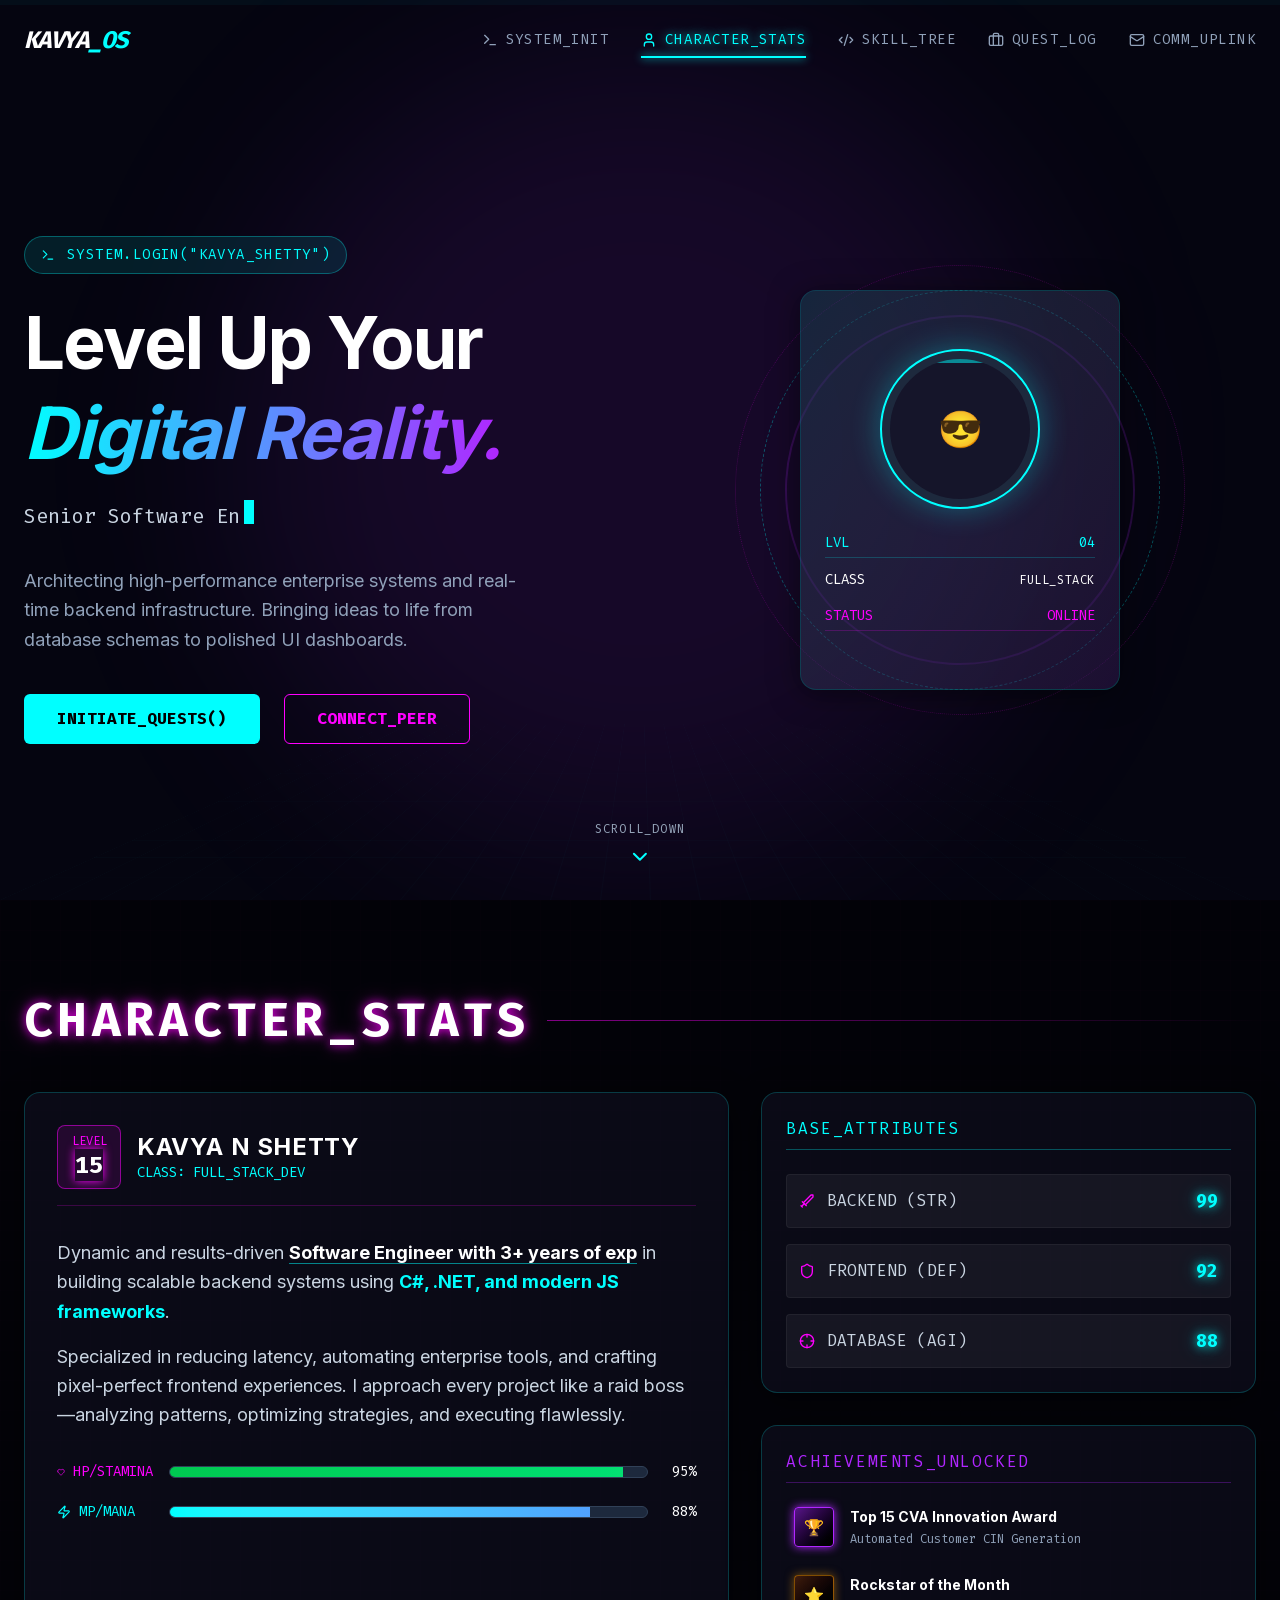
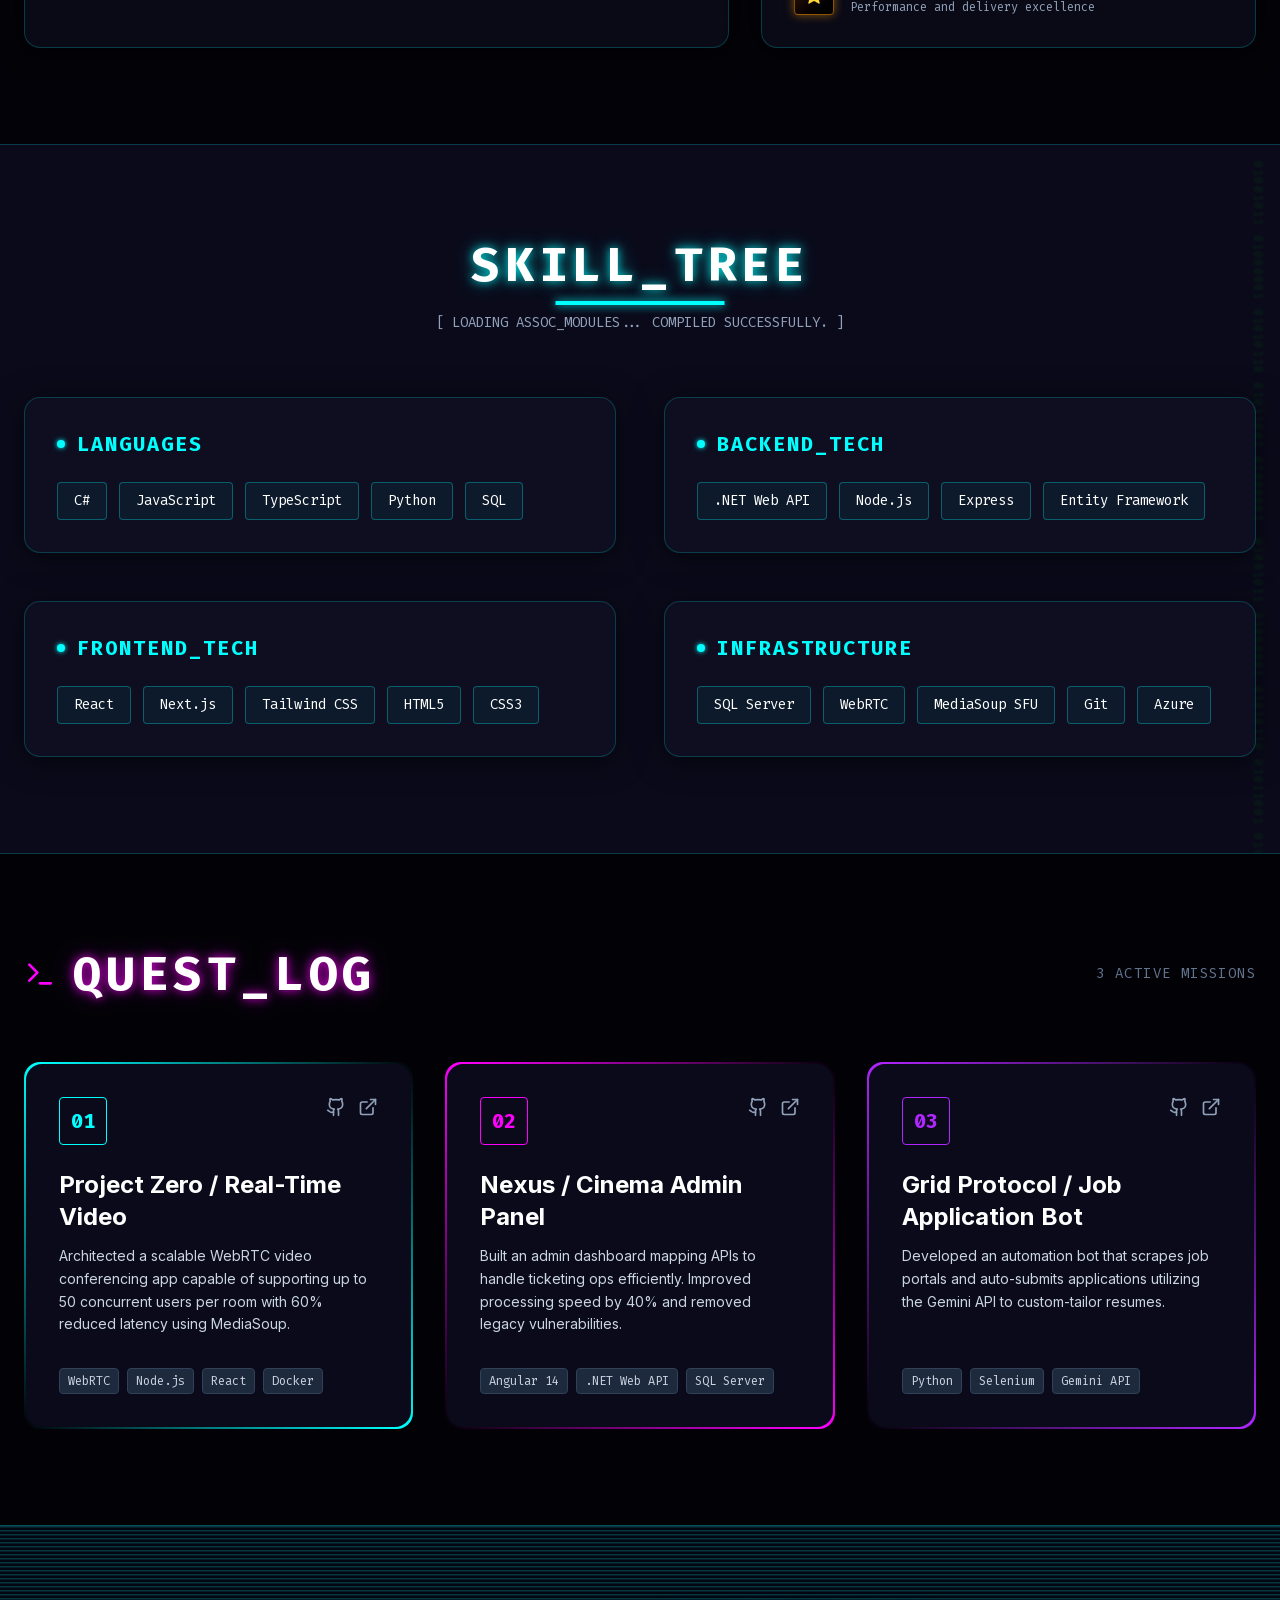
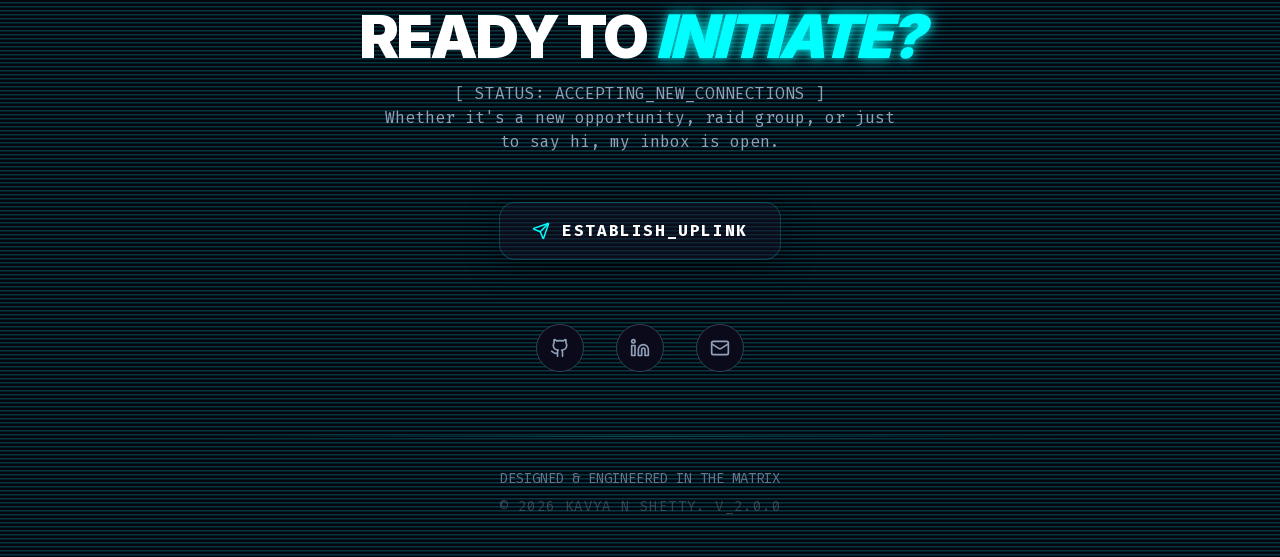
<file: index.html>
<!DOCTYPE html><!--udLpP77IWsJirq01rFAji--><html lang="en" class="inter_fe8b9d92-module__LINzvG__variable fira_code_4f3a3d09-module__rdzeWG__variable"><head><meta charSet="utf-8"/><meta name="viewport" content="width=device-width, initial-scale=1"/><link rel="preload" href="/_next/static/media/83afe278b6a6bb3c-s.p.3a6ba036.woff2" as="font" crossorigin="" type="font/woff2"/><link rel="preload" href="/_next/static/media/b8b552e8609c5636-s.p.25aba60b.woff2" as="font" crossorigin="" type="font/woff2"/><link rel="stylesheet" href="/_next/static/chunks/b8a2751951b9e1d9.css" data-precedence="next"/><link rel="preload" as="script" fetchPriority="low" href="/_next/static/chunks/4b9eae0c8dc7e975.js"/><script src="/_next/static/chunks/f2f58a7e93290fbb.js" async=""></script><script src="/_next/static/chunks/6eb1bac6b57023f6.js" async=""></script><script src="/_next/static/chunks/turbopack-da1d1c3932c9a2c7.js" async=""></script><script src="/_next/static/chunks/2f236954d6a65e12.js" async=""></script><script src="/_next/static/chunks/3418a598ca7d64fb.js" async=""></script><meta name="next-size-adjust" content=""/><title>Kavya N Shetty | Anime Dashboard</title><meta name="description" content="A cyberpunk, anime-inspired developer portfolio dashboard."/><link rel="icon" href="/favicon.ico?favicon.0b3bf435.ico" sizes="256x256" type="image/x-icon"/><script src="/_next/static/chunks/a6dad97d9634a72d.js" noModule=""></script></head><body class="antialiased"><div hidden=""><!--$--><!--/$--></div><div class="scanline"></div><main class="min-h-screen bg-[var(--color-cyber-black)]"><nav class="fixed top-0 w-full z-50 transition-all duration-300 border-b border-transparent "><div class="max-w-7xl mx-auto px-6 h-20 flex items-center justify-between"><div class="relative group cursor-pointer" style="opacity:0;transform:translateX(-20px)"><a href="#hero" class="font-mono text-2xl font-bold italic tracking-tighter text-white">KAVYA<span class="text-[var(--color-neon-cyan)]">_OS</span></a><div class="absolute top-0 left-0 w-full h-full opacity-0 group-hover:opacity-100 group-hover:animate-pulse text-[var(--color-neon-pink)] -translate-x-1 translate-y-0.5 pointer-events-none transition-opacity">KAVYA_OS</div><div class="absolute top-0 left-0 w-full h-full opacity-0 group-hover:opacity-100 group-hover:animate-pulse text-[var(--color-neon-cyan)] translate-x-1 -translate-y-0.5 pointer-events-none transition-opacity">KAVYA_OS</div></div><div class="hidden md:flex items-center gap-8"><a href="#hero" class="relative font-mono text-sm tracking-widest flex items-center gap-2 transition-colors text-[var(--color-neon-cyan)] text-glow-cyan" style="opacity:0;transform:translateY(-10px)"><svg xmlns="http://www.w3.org/2000/svg" width="16" height="16" viewBox="0 0 24 24" fill="none" stroke="currentColor" stroke-width="2" stroke-linecap="round" stroke-linejoin="round" class="lucide lucide-terminal animate-pulse" aria-hidden="true"><path d="M12 19h8"></path><path d="m4 17 6-6-6-6"></path></svg>SYSTEM_INIT<div class="absolute -bottom-2 left-0 w-full h-0.5 bg-[var(--color-neon-cyan)] shadow-[0_0_8px_var(--color-neon-cyan)]"></div></a><a href="#about" class="relative font-mono text-sm tracking-widest flex items-center gap-2 transition-colors text-slate-400 hover:text-white" style="opacity:0;transform:translateY(-10px)"><svg xmlns="http://www.w3.org/2000/svg" width="16" height="16" viewBox="0 0 24 24" fill="none" stroke="currentColor" stroke-width="2" stroke-linecap="round" stroke-linejoin="round" class="lucide lucide-user" aria-hidden="true"><path d="M19 21v-2a4 4 0 0 0-4-4H9a4 4 0 0 0-4 4v2"></path><circle cx="12" cy="7" r="4"></circle></svg>CHARACTER_STATS</a><a href="#skills" class="relative font-mono text-sm tracking-widest flex items-center gap-2 transition-colors text-slate-400 hover:text-white" style="opacity:0;transform:translateY(-10px)"><svg xmlns="http://www.w3.org/2000/svg" width="16" height="16" viewBox="0 0 24 24" fill="none" stroke="currentColor" stroke-width="2" stroke-linecap="round" stroke-linejoin="round" class="lucide lucide-code-xml" aria-hidden="true"><path d="m18 16 4-4-4-4"></path><path d="m6 8-4 4 4 4"></path><path d="m14.5 4-5 16"></path></svg>SKILL_TREE</a><a href="#projects" class="relative font-mono text-sm tracking-widest flex items-center gap-2 transition-colors text-slate-400 hover:text-white" style="opacity:0;transform:translateY(-10px)"><svg xmlns="http://www.w3.org/2000/svg" width="16" height="16" viewBox="0 0 24 24" fill="none" stroke="currentColor" stroke-width="2" stroke-linecap="round" stroke-linejoin="round" class="lucide lucide-briefcase" aria-hidden="true"><path d="M16 20V4a2 2 0 0 0-2-2h-4a2 2 0 0 0-2 2v16"></path><rect width="20" height="14" x="2" y="6" rx="2"></rect></svg>QUEST_LOG</a><a href="#contact" class="relative font-mono text-sm tracking-widest flex items-center gap-2 transition-colors text-slate-400 hover:text-white" style="opacity:0;transform:translateY(-10px)"><svg xmlns="http://www.w3.org/2000/svg" width="16" height="16" viewBox="0 0 24 24" fill="none" stroke="currentColor" stroke-width="2" stroke-linecap="round" stroke-linejoin="round" class="lucide lucide-mail" aria-hidden="true"><path d="m22 7-8.991 5.727a2 2 0 0 1-2.009 0L2 7"></path><rect x="2" y="4" width="20" height="16" rx="2"></rect></svg>COMM_UPLINK</a></div><button class="md:hidden text-[var(--color-neon-cyan)] hover:text-[var(--color-neon-pink)] transition-colors"><svg xmlns="http://www.w3.org/2000/svg" width="28" height="28" viewBox="0 0 24 24" fill="none" stroke="currentColor" stroke-width="2" stroke-linecap="round" stroke-linejoin="round" class="lucide lucide-menu" aria-hidden="true"><path d="M4 5h16"></path><path d="M4 12h16"></path><path d="M4 19h16"></path></svg></button></div></nav><section id="hero" class="relative min-h-screen flex items-center pt-20 overflow-hidden"><div class="absolute inset-0 z-0"><div class="absolute inset-0 bg-[linear-gradient(rgba(0,255,255,0.03)_1px,transparent_1px),linear-gradient(90deg,rgba(0,255,255,0.03)_1px,transparent_1px)] bg-[size:50px_50px] [transform:perspective(500px)_rotateX(60deg)] origin-bottom opacity-50"></div><div class="absolute top-1/2 left-1/2 -translate-x-1/2 -translate-y-1/2 w-[800px] h-[800px] rounded-full bg-[var(--color-neon-purple)]/10 blur-[100px]"></div></div><div class="max-w-7xl mx-auto px-6 w-full z-10 grid md:grid-cols-2 gap-12 items-center"><div class="flex flex-col gap-6" style="opacity:0;transform:translateX(-50px)"><div class="flex items-center gap-3 text-[var(--color-neon-cyan)] font-mono text-sm tracking-widest bg-[var(--color-neon-cyan)]/10 border border-[var(--color-neon-cyan)]/30 py-2 px-4 rounded-full w-fit"><svg xmlns="http://www.w3.org/2000/svg" width="14" height="14" viewBox="0 0 24 24" fill="none" stroke="currentColor" stroke-width="2" stroke-linecap="round" stroke-linejoin="round" class="lucide lucide-terminal animate-pulse" aria-hidden="true"><path d="M12 19h8"></path><path d="m4 17 6-6-6-6"></path></svg><span>SYSTEM.LOGIN(&quot;KAVYA_SHETTY&quot;)</span></div><h1 class="text-5xl md:text-7xl font-bold font-sans tracking-tight text-white leading-tight">Level Up Your <br/><span class="neon-text-gradient bg-clip-text text-transparent italic">Digital Reality.</span></h1><div class="h-8 font-mono text-lg md:text-xl text-slate-300"><span class="inline-block relative"><span class="animate-pulse bg-[var(--color-neon-cyan)] inline-block w-2.5 h-6 ml-1 absolute top-0 -mt-0.5"></span></span></div><p class="text-slate-400 max-w-lg leading-relaxed text-lg mt-2">Architecting high-performance enterprise systems and real-time backend infrastructure. Bringing ideas to life from database schemas to polished UI dashboards.</p><div class="flex flex-wrap gap-6 mt-4"><a href="#projects" class="bg-[var(--color-neon-cyan)] text-black font-mono font-bold py-3 px-8 rounded-md border border-transparent hover:shadow-[0_0_20px_var(--color-neon-cyan)] transition-shadow duration-300" tabindex="0">INITIATE_QUESTS()</a><a href="#contact" class="bg-transparent text-[var(--color-neon-pink)] font-mono font-bold py-3 px-8 rounded-md border border-[var(--color-neon-pink)] hover:bg-[var(--color-neon-pink)]/10 hover:shadow-[0_0_20px_rgba(255,0,255,0.4)] transition-all duration-300" tabindex="0">CONNECT_PEER</a></div></div><div class="relative h-[500px] hidden md:flex justify-center items-center" style="opacity:0;transform:scale(0.9)"><div class="absolute w-[400px] h-[400px] border border-[var(--color-neon-cyan)]/30 rounded-full border-dashed"></div><div class="absolute w-[350px] h-[350px] border-2 border-[var(--color-neon-purple)]/20 rounded-full"></div><div class="absolute w-[450px] h-[450px] border border-[var(--color-neon-pink)]/20 rounded-full border-dotted"></div><div class="glass-card w-[320px] h-[400px] flex flex-col items-center justify-center p-6 relative group overflow-hidden"><div class="absolute inset-0 bg-gradient-to-br from-[var(--color-neon-cyan)]/10 to-[var(--color-neon-purple)]/10 z-0"></div><div class="w-40 h-40 rounded-full bg-slate-800 border-2 border-[var(--color-neon-cyan)] p-2 mb-6 z-10 shadow-[0_0_30px_rgba(0,255,255,0.3)] group-hover:shadow-[0_0_50px_rgba(0,255,255,0.6)] transition-all duration-500"><div class="w-full h-full rounded-full bg-[var(--color-cyber-light)] flex items-center justify-center overflow-hidden relative"><span class="text-4xl">😎</span><div class="absolute top-0 w-full h-1 bg-[var(--color-neon-cyan)]/50 animate-[scanline_3s_linear_infinite]"></div></div></div><div class="w-full space-y-3 z-10 font-mono text-sm"><div class="flex justify-between items-center text-[var(--color-neon-cyan)] border-b border-[var(--color-neon-cyan)]/20 pb-1"><span>LVL</span><span>04</span></div><div class="flex justify-between items-center text-white pb-1"><span>CLASS</span><span class="text-xs tracking-wider">FULL_STACK</span></div><div class="flex justify-between items-center text-[var(--color-neon-pink)] border-b border-[var(--color-neon-pink)]/20 pb-1"><span>STATUS</span><span class="animate-pulse">ONLINE</span></div></div></div></div></div><a href="#about" class="absolute bottom-10 left-1/2 -translate-x-1/2 text-[var(--color-neon-cyan)] flex flex-col items-center gap-2 hover:text-white transition-colors"><span class="font-mono text-xs tracking-widest text-[#94a3b8]">SCROLL_DOWN</span><svg xmlns="http://www.w3.org/2000/svg" width="24" height="24" viewBox="0 0 24 24" fill="none" stroke="currentColor" stroke-width="2" stroke-linecap="round" stroke-linejoin="round" class="lucide lucide-chevron-down" aria-hidden="true"><path d="m6 9 6 6 6-6"></path></svg></a></section><div class="relative"><section id="about" class="py-24 relative overflow-hidden bg-black/50"><div class="absolute inset-0 bg-[linear-gradient(rgba(255,0,255,0.03)_1px,transparent_1px),linear-gradient(90deg,rgba(255,0,255,0.03)_1px,transparent_1px)] bg-[size:30px_30px] opacity-30 pointer-events-none"></div><div class="max-w-7xl mx-auto px-6 relative z-10"><div class="flex items-center gap-4 mb-12"><h2 class="text-3xl md:text-5xl font-mono font-bold text-white tracking-widest uppercase text-glow-pink">CHARACTER_STATS</h2><div class="flex-1 h-px bg-gradient-to-r from-[var(--color-neon-pink)] to-transparent opacity-50"></div></div><div class="grid md:grid-cols-12 gap-8"><div class="md:col-span-7 glass-card border border-[var(--color-neon-pink)]/30 p-8 hover:shadow-[0_0_30px_rgba(255,0,255,0.15)] transition-shadow duration-500 bg-black/60" style="opacity:0;transform:translateY(30px)"><div class="flex items-center gap-4 mb-8 pb-4 border-b border-[var(--color-neon-pink)]/20"><div class="w-16 h-16 rounded-lg bg-[var(--color-neon-pink)]/10 border border-[var(--color-neon-pink)]/50 flex flex-col justify-center items-center font-mono"><span class="text-xs text-[var(--color-neon-pink)]">LEVEL</span><span class="text-2xl font-bold text-white shadow-[0_0_10px_var(--color-neon-pink)]">15</span></div><div><h3 class="text-2xl font-bold text-white tracking-wide">KAVYA N SHETTY</h3><p class="font-mono text-[var(--color-neon-cyan)] text-sm">CLASS: FULL_STACK_DEV</p></div></div><div class="space-y-4 text-slate-300 font-sans text-lg leading-relaxed mb-8"><p>Dynamic and results-driven <strong class="text-white border-b border-[var(--color-neon-cyan)]/50">Software Engineer with 3+ years of exp</strong> in building scalable backend systems using <strong class="text-[var(--color-neon-cyan)]">C#, .NET, and modern JS frameworks</strong>.</p><p>Specialized in reducing latency, automating enterprise tools, and crafting pixel-perfect frontend experiences. I approach every project like a raid boss—analyzing patterns, optimizing strategies, and executing flawlessly.</p></div><div class="space-y-5 font-mono text-sm"><div class="flex items-center gap-4"><span class="w-24 text-[var(--color-neon-pink)] flex items-center gap-2"><svg xmlns="http://www.w3.org/2000/svg" width="14" height="14" viewBox="0 0 24 24" fill="none" stroke="currentColor" stroke-width="2" stroke-linecap="round" stroke-linejoin="round" class="lucide lucide-heart" aria-hidden="true"><path d="M2 9.5a5.5 5.5 0 0 1 9.591-3.676.56.56 0 0 0 .818 0A5.49 5.49 0 0 1 22 9.5c0 2.29-1.5 4-3 5.5l-5.492 5.313a2 2 0 0 1-3 .019L5 15c-1.5-1.5-3-3.2-3-5.5"></path></svg> HP/STAMINA</span><div class="flex-1 h-3 bg-slate-800 rounded-full overflow-hidden border border-slate-700"><div class="h-full bg-gradient-to-r from-green-500 to-green-400" style="width:0px"></div></div><span class="text-white w-8 text-right">95%</span></div><div class="flex items-center gap-4"><span class="w-24 text-[var(--color-neon-cyan)] flex items-center gap-2"><svg xmlns="http://www.w3.org/2000/svg" width="14" height="14" viewBox="0 0 24 24" fill="none" stroke="currentColor" stroke-width="2" stroke-linecap="round" stroke-linejoin="round" class="lucide lucide-zap" aria-hidden="true"><path d="M4 14a1 1 0 0 1-.78-1.63l9.9-10.2a.5.5 0 0 1 .86.46l-1.92 6.02A1 1 0 0 0 13 10h7a1 1 0 0 1 .78 1.63l-9.9 10.2a.5.5 0 0 1-.86-.46l1.92-6.02A1 1 0 0 0 11 14z"></path></svg> MP/MANA</span><div class="flex-1 h-3 bg-slate-800 rounded-full overflow-hidden border border-slate-700"><div class="h-full bg-gradient-to-r from-[var(--color-neon-cyan)] to-blue-400" style="width:0px"></div></div><span class="text-white w-8 text-right">88%</span></div></div></div><div class="md:col-span-5 flex flex-col gap-8"><div class="glass-card border border-[var(--color-neon-cyan)]/30 p-6 flex-1 bg-black/60" style="opacity:0;transform:translateX(30px)"><h4 class="font-mono text-[var(--color-neon-cyan)] mb-6 tracking-widest border-b border-[var(--color-neon-cyan)]/30 pb-2">BASE_ATTRIBUTES</h4><ul class="space-y-4"><li class="flex justify-between items-center bg-white/5 p-3 rounded border border-white/5 hover:border-[var(--color-neon-cyan)]/50 transition-colors"><span class="font-mono text-slate-300 flex items-center gap-3"><svg xmlns="http://www.w3.org/2000/svg" width="16" height="16" viewBox="0 0 24 24" fill="none" stroke="currentColor" stroke-width="2" stroke-linecap="round" stroke-linejoin="round" class="lucide lucide-sword text-[var(--color-neon-pink)]" aria-hidden="true"><path d="m11 19-6-6"></path><path d="m5 21-2-2"></path><path d="m8 16-4 4"></path><path d="M9.5 17.5 21 6V3h-3L6.5 14.5"></path></svg> BACKEND (STR)</span><span class="font-bold text-[var(--color-neon-cyan)] font-mono text-glow-cyan text-lg">99</span></li><li class="flex justify-between items-center bg-white/5 p-3 rounded border border-white/5 hover:border-[var(--color-neon-cyan)]/50 transition-colors"><span class="font-mono text-slate-300 flex items-center gap-3"><svg xmlns="http://www.w3.org/2000/svg" width="16" height="16" viewBox="0 0 24 24" fill="none" stroke="currentColor" stroke-width="2" stroke-linecap="round" stroke-linejoin="round" class="lucide lucide-shield text-[var(--color-neon-pink)]" aria-hidden="true"><path d="M20 13c0 5-3.5 7.5-7.66 8.95a1 1 0 0 1-.67-.01C7.5 20.5 4 18 4 13V6a1 1 0 0 1 1-1c2 0 4.5-1.2 6.24-2.72a1.17 1.17 0 0 1 1.52 0C14.51 3.81 17 5 19 5a1 1 0 0 1 1 1z"></path></svg> FRONTEND (DEF)</span><span class="font-bold text-[var(--color-neon-cyan)] font-mono text-glow-cyan text-lg">92</span></li><li class="flex justify-between items-center bg-white/5 p-3 rounded border border-white/5 hover:border-[var(--color-neon-cyan)]/50 transition-colors"><span class="font-mono text-slate-300 flex items-center gap-3"><svg xmlns="http://www.w3.org/2000/svg" width="16" height="16" viewBox="0 0 24 24" fill="none" stroke="currentColor" stroke-width="2" stroke-linecap="round" stroke-linejoin="round" class="lucide lucide-crosshair text-[var(--color-neon-pink)]" aria-hidden="true"><circle cx="12" cy="12" r="10"></circle><line x1="22" x2="18" y1="12" y2="12"></line><line x1="6" x2="2" y1="12" y2="12"></line><line x1="12" x2="12" y1="6" y2="2"></line><line x1="12" x2="12" y1="22" y2="18"></line></svg> DATABASE (AGI)</span><span class="font-bold text-[var(--color-neon-cyan)] font-mono text-glow-cyan text-lg">88</span></li></ul></div><div class="glass-card border border-[var(--color-neon-purple)]/30 p-6 flex-1 bg-black/60" style="opacity:0;transform:translateX(30px)"><h4 class="font-mono text-[var(--color-neon-purple)] mb-4 tracking-widest border-b border-[var(--color-neon-purple)]/30 pb-2">ACHIEVEMENTS_UNLOCKED</h4><div class="space-y-3"><div class="flex items-start gap-4 p-2"><div class="w-10 h-10 shrink-0 rounded bg-gradient-to-br border border-[var(--color-neon-purple)] from-purple-900 to-black flex items-center justify-center shadow-[0_0_10px_var(--color-neon-purple)]">🏆</div><div><h5 class="font-bold text-white text-sm">Top 15 CVA Innovation Award</h5><p class="text-xs text-slate-400 font-mono mt-1">Automated Customer CIN Generation</p></div></div><div class="flex items-start gap-4 p-2"><div class="w-10 h-10 shrink-0 rounded bg-gradient-to-br border border-amber-500/50 from-amber-900/50 to-black flex items-center justify-center shadow-[0_0_10px_rgba(245,158,11,0.5)]">⭐</div><div><h5 class="font-bold text-white text-sm">Rockstar of the Month</h5><p class="text-xs text-slate-400 font-mono mt-1">Performance and delivery excellence</p></div></div></div></div></div></div></div></section><section id="skills" class="py-24 relative overflow-hidden bg-[var(--color-cyber-dark)] border-t border-b border-[var(--color-neon-cyan)]/20"><div class="absolute inset-0 opacity-10 font-mono text-xs overflow-hidden leading-none tracking-widest text-[#00ff00] md:flex gap-4 p-4 [writing-mode:vertical-rl] whitespace-nowrap pointer-events-none select-none filter blur-[1px]"><span class="animate-[marquee_20s_linear_infinite]" style="animation-delay:3.4799804096574376s">01001011 01000001 01010110 01011001 01000001</span><span class="animate-[marquee_20s_linear_infinite]" style="animation-delay:3.9351758118124973s">01001011 01000001 01010110 01011001 01000001</span><span class="animate-[marquee_20s_linear_infinite]" style="animation-delay:0.5090161444248464s">01001011 01000001 01010110 01011001 01000001</span><span class="animate-[marquee_20s_linear_infinite]" style="animation-delay:3.4545769627888956s">01001011 01000001 01010110 01011001 01000001</span><span class="animate-[marquee_20s_linear_infinite]" style="animation-delay:1.32954653064099s">01001011 01000001 01010110 01011001 01000001</span><span class="animate-[marquee_20s_linear_infinite]" style="animation-delay:0.3619574901421396s">01001011 01000001 01010110 01011001 01000001</span><span class="animate-[marquee_20s_linear_infinite]" style="animation-delay:0.119548627447158s">01001011 01000001 01010110 01011001 01000001</span><span class="animate-[marquee_20s_linear_infinite]" style="animation-delay:4.6484303321006175s">01001011 01000001 01010110 01011001 01000001</span><span class="animate-[marquee_20s_linear_infinite]" style="animation-delay:1.4901820748990895s">01001011 01000001 01010110 01011001 01000001</span><span class="animate-[marquee_20s_linear_infinite]" style="animation-delay:0.7479980774179562s">01001011 01000001 01010110 01011001 01000001</span><span class="animate-[marquee_20s_linear_infinite]" style="animation-delay:0.9241987888677894s">01001011 01000001 01010110 01011001 01000001</span><span class="animate-[marquee_20s_linear_infinite]" style="animation-delay:1.6668208602175028s">01001011 01000001 01010110 01011001 01000001</span><span class="animate-[marquee_20s_linear_infinite]" style="animation-delay:4.975422333764789s">01001011 01000001 01010110 01011001 01000001</span><span class="animate-[marquee_20s_linear_infinite]" style="animation-delay:2.673624239482075s">01001011 01000001 01010110 01011001 01000001</span><span class="animate-[marquee_20s_linear_infinite]" style="animation-delay:3.535444595305455s">01001011 01000001 01010110 01011001 01000001</span><span class="animate-[marquee_20s_linear_infinite]" style="animation-delay:2.7450321275300555s">01001011 01000001 01010110 01011001 01000001</span><span class="animate-[marquee_20s_linear_infinite]" style="animation-delay:2.4502994236253715s">01001011 01000001 01010110 01011001 01000001</span><span class="animate-[marquee_20s_linear_infinite]" style="animation-delay:2.42858860096675s">01001011 01000001 01010110 01011001 01000001</span><span class="animate-[marquee_20s_linear_infinite]" style="animation-delay:3.492129864020103s">01001011 01000001 01010110 01011001 01000001</span><span class="animate-[marquee_20s_linear_infinite]" style="animation-delay:2.4426679023154376s">01001011 01000001 01010110 01011001 01000001</span><span class="animate-[marquee_20s_linear_infinite]" style="animation-delay:3.0870028254964876s">01001011 01000001 01010110 01011001 01000001</span><span class="animate-[marquee_20s_linear_infinite]" style="animation-delay:3.0795010894387276s">01001011 01000001 01010110 01011001 01000001</span><span class="animate-[marquee_20s_linear_infinite]" style="animation-delay:1.43798487779013s">01001011 01000001 01010110 01011001 01000001</span><span class="animate-[marquee_20s_linear_infinite]" style="animation-delay:1.6829368521454806s">01001011 01000001 01010110 01011001 01000001</span><span class="animate-[marquee_20s_linear_infinite]" style="animation-delay:2.5744161672815618s">01001011 01000001 01010110 01011001 01000001</span><span class="animate-[marquee_20s_linear_infinite]" style="animation-delay:1.5383092201177762s">01001011 01000001 01010110 01011001 01000001</span><span class="animate-[marquee_20s_linear_infinite]" style="animation-delay:2.261442986244045s">01001011 01000001 01010110 01011001 01000001</span><span class="animate-[marquee_20s_linear_infinite]" style="animation-delay:4.525297197343626s">01001011 01000001 01010110 01011001 01000001</span><span class="animate-[marquee_20s_linear_infinite]" style="animation-delay:2.5506550607627387s">01001011 01000001 01010110 01011001 01000001</span><span class="animate-[marquee_20s_linear_infinite]" style="animation-delay:2.257902079118104s">01001011 01000001 01010110 01011001 01000001</span><span class="animate-[marquee_20s_linear_infinite]" style="animation-delay:2.21003621855003s">01001011 01000001 01010110 01011001 01000001</span><span class="animate-[marquee_20s_linear_infinite]" style="animation-delay:3.7065707135061765s">01001011 01000001 01010110 01011001 01000001</span><span class="animate-[marquee_20s_linear_infinite]" style="animation-delay:2.6642699645239762s">01001011 01000001 01010110 01011001 01000001</span><span class="animate-[marquee_20s_linear_infinite]" style="animation-delay:3.81516335293657s">01001011 01000001 01010110 01011001 01000001</span><span class="animate-[marquee_20s_linear_infinite]" style="animation-delay:3.88983401491678s">01001011 01000001 01010110 01011001 01000001</span><span class="animate-[marquee_20s_linear_infinite]" style="animation-delay:4.227734124388478s">01001011 01000001 01010110 01011001 01000001</span><span class="animate-[marquee_20s_linear_infinite]" style="animation-delay:3.8644664606663977s">01001011 01000001 01010110 01011001 01000001</span><span class="animate-[marquee_20s_linear_infinite]" style="animation-delay:3.7515955365729536s">01001011 01000001 01010110 01011001 01000001</span><span class="animate-[marquee_20s_linear_infinite]" style="animation-delay:1.7203070918625363s">01001011 01000001 01010110 01011001 01000001</span><span class="animate-[marquee_20s_linear_infinite]" style="animation-delay:4.176607313196909s">01001011 01000001 01010110 01011001 01000001</span></div><div class="max-w-7xl mx-auto px-6 relative z-10"><div class="flex flex-col items-center mb-16"><h2 class="text-3xl md:text-5xl font-mono font-bold text-white tracking-widest uppercase text-glow-cyan inline-block relative">SKILL_TREE<span class="absolute -bottom-4 left-1/2 -translate-x-1/2 w-1/2 h-1 bg-[var(--color-neon-cyan)] shadow-[0_0_10px_var(--color-neon-cyan)] block"></span></h2><p class="text-slate-400 mt-6 font-mono text-sm max-w-2xl text-center">[ LOADING ASSOC_MODULES... COMPILED SUCCESSFULLY. ]</p></div><div class="grid md:grid-cols-2 gap-8 lg:gap-12"><div class="glass-card border border-[var(--color-neon-cyan)]/20 p-8 glass-card-hover group relative overflow-hidden bg-black/40" style="opacity:0;transform:scale(0.95)"><div class="absolute top-0 left-0 w-8 h-8 border-t-2 border-l-2 border-[var(--color-neon-cyan)] opacity-0 group-hover:opacity-100 transition-opacity"></div><div class="absolute bottom-0 right-0 w-8 h-8 border-b-2 border-r-2 border-[var(--color-neon-cyan)] opacity-0 group-hover:opacity-100 transition-opacity"></div><h3 class="font-mono text-xl font-bold text-[var(--color-neon-cyan)] mb-6 flex items-center gap-3 tracking-widest"><span class="w-2 h-2 bg-[var(--color-neon-cyan)] rounded-full animate-pulse shadow-[0_0_5px_var(--color-neon-cyan)]"></span>LANGUAGES</h3><div class="flex flex-wrap gap-3"><span class="cursor-default px-4 py-2 font-mono text-sm border border-[var(--color-neon-cyan)]/30 text-white rounded bg-[var(--color-neon-cyan)]/5 hover:bg-[var(--color-neon-cyan)]/20 hover:border-[var(--color-neon-cyan)] hover:text-glow-cyan transition-all duration-300 relative overflow-hidden"><span class="absolute top-0 left-[-100%] w-full h-[1px] bg-[var(--color-neon-cyan)] group-hover:animate-[scanline_2s_linear_infinite]"></span>C#</span><span class="cursor-default px-4 py-2 font-mono text-sm border border-[var(--color-neon-cyan)]/30 text-white rounded bg-[var(--color-neon-cyan)]/5 hover:bg-[var(--color-neon-cyan)]/20 hover:border-[var(--color-neon-cyan)] hover:text-glow-cyan transition-all duration-300 relative overflow-hidden"><span class="absolute top-0 left-[-100%] w-full h-[1px] bg-[var(--color-neon-cyan)] group-hover:animate-[scanline_2s_linear_infinite]"></span>JavaScript</span><span class="cursor-default px-4 py-2 font-mono text-sm border border-[var(--color-neon-cyan)]/30 text-white rounded bg-[var(--color-neon-cyan)]/5 hover:bg-[var(--color-neon-cyan)]/20 hover:border-[var(--color-neon-cyan)] hover:text-glow-cyan transition-all duration-300 relative overflow-hidden"><span class="absolute top-0 left-[-100%] w-full h-[1px] bg-[var(--color-neon-cyan)] group-hover:animate-[scanline_2s_linear_infinite]"></span>TypeScript</span><span class="cursor-default px-4 py-2 font-mono text-sm border border-[var(--color-neon-cyan)]/30 text-white rounded bg-[var(--color-neon-cyan)]/5 hover:bg-[var(--color-neon-cyan)]/20 hover:border-[var(--color-neon-cyan)] hover:text-glow-cyan transition-all duration-300 relative overflow-hidden"><span class="absolute top-0 left-[-100%] w-full h-[1px] bg-[var(--color-neon-cyan)] group-hover:animate-[scanline_2s_linear_infinite]"></span>Python</span><span class="cursor-default px-4 py-2 font-mono text-sm border border-[var(--color-neon-cyan)]/30 text-white rounded bg-[var(--color-neon-cyan)]/5 hover:bg-[var(--color-neon-cyan)]/20 hover:border-[var(--color-neon-cyan)] hover:text-glow-cyan transition-all duration-300 relative overflow-hidden"><span class="absolute top-0 left-[-100%] w-full h-[1px] bg-[var(--color-neon-cyan)] group-hover:animate-[scanline_2s_linear_infinite]"></span>SQL</span></div></div><div class="glass-card border border-[var(--color-neon-cyan)]/20 p-8 glass-card-hover group relative overflow-hidden bg-black/40" style="opacity:0;transform:scale(0.95)"><div class="absolute top-0 left-0 w-8 h-8 border-t-2 border-l-2 border-[var(--color-neon-cyan)] opacity-0 group-hover:opacity-100 transition-opacity"></div><div class="absolute bottom-0 right-0 w-8 h-8 border-b-2 border-r-2 border-[var(--color-neon-cyan)] opacity-0 group-hover:opacity-100 transition-opacity"></div><h3 class="font-mono text-xl font-bold text-[var(--color-neon-cyan)] mb-6 flex items-center gap-3 tracking-widest"><span class="w-2 h-2 bg-[var(--color-neon-cyan)] rounded-full animate-pulse shadow-[0_0_5px_var(--color-neon-cyan)]"></span>BACKEND_TECH</h3><div class="flex flex-wrap gap-3"><span class="cursor-default px-4 py-2 font-mono text-sm border border-[var(--color-neon-cyan)]/30 text-white rounded bg-[var(--color-neon-cyan)]/5 hover:bg-[var(--color-neon-cyan)]/20 hover:border-[var(--color-neon-cyan)] hover:text-glow-cyan transition-all duration-300 relative overflow-hidden"><span class="absolute top-0 left-[-100%] w-full h-[1px] bg-[var(--color-neon-cyan)] group-hover:animate-[scanline_2s_linear_infinite]"></span>.NET Web API</span><span class="cursor-default px-4 py-2 font-mono text-sm border border-[var(--color-neon-cyan)]/30 text-white rounded bg-[var(--color-neon-cyan)]/5 hover:bg-[var(--color-neon-cyan)]/20 hover:border-[var(--color-neon-cyan)] hover:text-glow-cyan transition-all duration-300 relative overflow-hidden"><span class="absolute top-0 left-[-100%] w-full h-[1px] bg-[var(--color-neon-cyan)] group-hover:animate-[scanline_2s_linear_infinite]"></span>Node.js</span><span class="cursor-default px-4 py-2 font-mono text-sm border border-[var(--color-neon-cyan)]/30 text-white rounded bg-[var(--color-neon-cyan)]/5 hover:bg-[var(--color-neon-cyan)]/20 hover:border-[var(--color-neon-cyan)] hover:text-glow-cyan transition-all duration-300 relative overflow-hidden"><span class="absolute top-0 left-[-100%] w-full h-[1px] bg-[var(--color-neon-cyan)] group-hover:animate-[scanline_2s_linear_infinite]"></span>Express</span><span class="cursor-default px-4 py-2 font-mono text-sm border border-[var(--color-neon-cyan)]/30 text-white rounded bg-[var(--color-neon-cyan)]/5 hover:bg-[var(--color-neon-cyan)]/20 hover:border-[var(--color-neon-cyan)] hover:text-glow-cyan transition-all duration-300 relative overflow-hidden"><span class="absolute top-0 left-[-100%] w-full h-[1px] bg-[var(--color-neon-cyan)] group-hover:animate-[scanline_2s_linear_infinite]"></span>Entity Framework</span></div></div><div class="glass-card border border-[var(--color-neon-cyan)]/20 p-8 glass-card-hover group relative overflow-hidden bg-black/40" style="opacity:0;transform:scale(0.95)"><div class="absolute top-0 left-0 w-8 h-8 border-t-2 border-l-2 border-[var(--color-neon-cyan)] opacity-0 group-hover:opacity-100 transition-opacity"></div><div class="absolute bottom-0 right-0 w-8 h-8 border-b-2 border-r-2 border-[var(--color-neon-cyan)] opacity-0 group-hover:opacity-100 transition-opacity"></div><h3 class="font-mono text-xl font-bold text-[var(--color-neon-cyan)] mb-6 flex items-center gap-3 tracking-widest"><span class="w-2 h-2 bg-[var(--color-neon-cyan)] rounded-full animate-pulse shadow-[0_0_5px_var(--color-neon-cyan)]"></span>FRONTEND_TECH</h3><div class="flex flex-wrap gap-3"><span class="cursor-default px-4 py-2 font-mono text-sm border border-[var(--color-neon-cyan)]/30 text-white rounded bg-[var(--color-neon-cyan)]/5 hover:bg-[var(--color-neon-cyan)]/20 hover:border-[var(--color-neon-cyan)] hover:text-glow-cyan transition-all duration-300 relative overflow-hidden"><span class="absolute top-0 left-[-100%] w-full h-[1px] bg-[var(--color-neon-cyan)] group-hover:animate-[scanline_2s_linear_infinite]"></span>React</span><span class="cursor-default px-4 py-2 font-mono text-sm border border-[var(--color-neon-cyan)]/30 text-white rounded bg-[var(--color-neon-cyan)]/5 hover:bg-[var(--color-neon-cyan)]/20 hover:border-[var(--color-neon-cyan)] hover:text-glow-cyan transition-all duration-300 relative overflow-hidden"><span class="absolute top-0 left-[-100%] w-full h-[1px] bg-[var(--color-neon-cyan)] group-hover:animate-[scanline_2s_linear_infinite]"></span>Next.js</span><span class="cursor-default px-4 py-2 font-mono text-sm border border-[var(--color-neon-cyan)]/30 text-white rounded bg-[var(--color-neon-cyan)]/5 hover:bg-[var(--color-neon-cyan)]/20 hover:border-[var(--color-neon-cyan)] hover:text-glow-cyan transition-all duration-300 relative overflow-hidden"><span class="absolute top-0 left-[-100%] w-full h-[1px] bg-[var(--color-neon-cyan)] group-hover:animate-[scanline_2s_linear_infinite]"></span>Tailwind CSS</span><span class="cursor-default px-4 py-2 font-mono text-sm border border-[var(--color-neon-cyan)]/30 text-white rounded bg-[var(--color-neon-cyan)]/5 hover:bg-[var(--color-neon-cyan)]/20 hover:border-[var(--color-neon-cyan)] hover:text-glow-cyan transition-all duration-300 relative overflow-hidden"><span class="absolute top-0 left-[-100%] w-full h-[1px] bg-[var(--color-neon-cyan)] group-hover:animate-[scanline_2s_linear_infinite]"></span>HTML5</span><span class="cursor-default px-4 py-2 font-mono text-sm border border-[var(--color-neon-cyan)]/30 text-white rounded bg-[var(--color-neon-cyan)]/5 hover:bg-[var(--color-neon-cyan)]/20 hover:border-[var(--color-neon-cyan)] hover:text-glow-cyan transition-all duration-300 relative overflow-hidden"><span class="absolute top-0 left-[-100%] w-full h-[1px] bg-[var(--color-neon-cyan)] group-hover:animate-[scanline_2s_linear_infinite]"></span>CSS3</span></div></div><div class="glass-card border border-[var(--color-neon-cyan)]/20 p-8 glass-card-hover group relative overflow-hidden bg-black/40" style="opacity:0;transform:scale(0.95)"><div class="absolute top-0 left-0 w-8 h-8 border-t-2 border-l-2 border-[var(--color-neon-cyan)] opacity-0 group-hover:opacity-100 transition-opacity"></div><div class="absolute bottom-0 right-0 w-8 h-8 border-b-2 border-r-2 border-[var(--color-neon-cyan)] opacity-0 group-hover:opacity-100 transition-opacity"></div><h3 class="font-mono text-xl font-bold text-[var(--color-neon-cyan)] mb-6 flex items-center gap-3 tracking-widest"><span class="w-2 h-2 bg-[var(--color-neon-cyan)] rounded-full animate-pulse shadow-[0_0_5px_var(--color-neon-cyan)]"></span>INFRASTRUCTURE</h3><div class="flex flex-wrap gap-3"><span class="cursor-default px-4 py-2 font-mono text-sm border border-[var(--color-neon-cyan)]/30 text-white rounded bg-[var(--color-neon-cyan)]/5 hover:bg-[var(--color-neon-cyan)]/20 hover:border-[var(--color-neon-cyan)] hover:text-glow-cyan transition-all duration-300 relative overflow-hidden"><span class="absolute top-0 left-[-100%] w-full h-[1px] bg-[var(--color-neon-cyan)] group-hover:animate-[scanline_2s_linear_infinite]"></span>SQL Server</span><span class="cursor-default px-4 py-2 font-mono text-sm border border-[var(--color-neon-cyan)]/30 text-white rounded bg-[var(--color-neon-cyan)]/5 hover:bg-[var(--color-neon-cyan)]/20 hover:border-[var(--color-neon-cyan)] hover:text-glow-cyan transition-all duration-300 relative overflow-hidden"><span class="absolute top-0 left-[-100%] w-full h-[1px] bg-[var(--color-neon-cyan)] group-hover:animate-[scanline_2s_linear_infinite]"></span>WebRTC</span><span class="cursor-default px-4 py-2 font-mono text-sm border border-[var(--color-neon-cyan)]/30 text-white rounded bg-[var(--color-neon-cyan)]/5 hover:bg-[var(--color-neon-cyan)]/20 hover:border-[var(--color-neon-cyan)] hover:text-glow-cyan transition-all duration-300 relative overflow-hidden"><span class="absolute top-0 left-[-100%] w-full h-[1px] bg-[var(--color-neon-cyan)] group-hover:animate-[scanline_2s_linear_infinite]"></span>MediaSoup SFU</span><span class="cursor-default px-4 py-2 font-mono text-sm border border-[var(--color-neon-cyan)]/30 text-white rounded bg-[var(--color-neon-cyan)]/5 hover:bg-[var(--color-neon-cyan)]/20 hover:border-[var(--color-neon-cyan)] hover:text-glow-cyan transition-all duration-300 relative overflow-hidden"><span class="absolute top-0 left-[-100%] w-full h-[1px] bg-[var(--color-neon-cyan)] group-hover:animate-[scanline_2s_linear_infinite]"></span>Git</span><span class="cursor-default px-4 py-2 font-mono text-sm border border-[var(--color-neon-cyan)]/30 text-white rounded bg-[var(--color-neon-cyan)]/5 hover:bg-[var(--color-neon-cyan)]/20 hover:border-[var(--color-neon-cyan)] hover:text-glow-cyan transition-all duration-300 relative overflow-hidden"><span class="absolute top-0 left-[-100%] w-full h-[1px] bg-[var(--color-neon-cyan)] group-hover:animate-[scanline_2s_linear_infinite]"></span>Azure</span></div></div></div></div></section><section id="projects" class="py-24 relative overflow-hidden bg-black/60"><div class="max-w-7xl mx-auto px-6 relative z-10"><div class="flex items-center justify-between mb-16"><div class="flex items-center gap-4"><svg xmlns="http://www.w3.org/2000/svg" width="32" height="32" viewBox="0 0 24 24" fill="none" stroke="currentColor" stroke-width="2" stroke-linecap="round" stroke-linejoin="round" class="lucide lucide-terminal text-[var(--color-neon-pink)] animate-pulse" aria-hidden="true"><path d="M12 19h8"></path><path d="m4 17 6-6-6-6"></path></svg><h2 class="text-3xl md:text-5xl font-mono font-bold text-white tracking-widest uppercase text-glow-pink">QUEST_LOG</h2></div><div class="hidden md:block text-slate-500 font-mono text-sm tracking-widest">3 ACTIVE MISSIONS</div></div><div class="grid lg:grid-cols-3 gap-8"><div class="group relative h-full perspective-1000" style="opacity:0;transform:translateY(50px) scale(0.9)"><div class="relative h-full w-full rounded-2xl p-0.5 overflow-hidden transition-transform duration-500 transform-style-3d group-hover:rotate-x-2 group-hover:-translate-y-2" style="background:linear-gradient(45deg, transparent, var(--color-neon-cyan), transparent)"><div class="bg-[#0a0a1a] h-full w-full rounded-2xl p-6 md:p-8 flex flex-col justify-between border border-transparent group-hover:border-transparent transition-colors z-10 relative"><div class="absolute -top-20 -right-20 w-40 h-40 rounded-full blur-[60px] opacity-0 group-hover:opacity-40 transition-opacity duration-700 pointer-events-none" style="background-color:var(--color-neon-cyan)"></div><div><div class="flex justify-between items-start mb-6"><div class="w-12 h-12 rounded flex items-center justify-center font-mono text-xl font-bold border" style="color:var(--color-neon-cyan);border-color:var(--color-neon-cyan)50;background-color:var(--color-neon-cyan)10">0<!-- -->1</div><div class="flex gap-3"><a href="#" class="text-slate-400 hover:text-white transition-colors" aria-label="View Source"><svg xmlns="http://www.w3.org/2000/svg" width="20" height="20" viewBox="0 0 24 24" fill="none" stroke="currentColor" stroke-width="2" stroke-linecap="round" stroke-linejoin="round" class="lucide lucide-github" aria-hidden="true"><path d="M15 22v-4a4.8 4.8 0 0 0-1-3.5c3 0 6-2 6-5.5.08-1.25-.27-2.48-1-3.5.28-1.15.28-2.35 0-3.5 0 0-1 0-3 1.5-2.64-.5-5.36-.5-8 0C6 2 5 2 5 2c-.3 1.15-.3 2.35 0 3.5A5.403 5.403 0 0 0 4 9c0 3.5 3 5.5 6 5.5-.39.49-.68 1.05-.85 1.65-.17.6-.22 1.23-.15 1.85v4"></path><path d="M9 18c-4.51 2-5-2-7-2"></path></svg></a><a href="#" class="text-slate-400 hover:text-white transition-colors" aria-label="View Live"><svg xmlns="http://www.w3.org/2000/svg" width="20" height="20" viewBox="0 0 24 24" fill="none" stroke="currentColor" stroke-width="2" stroke-linecap="round" stroke-linejoin="round" class="lucide lucide-external-link" aria-hidden="true"><path d="M15 3h6v6"></path><path d="M10 14 21 3"></path><path d="M18 13v6a2 2 0 0 1-2 2H5a2 2 0 0 1-2-2V8a2 2 0 0 1 2-2h6"></path></svg></a></div></div><h3 class="text-2xl font-bold text-white mb-3 group-hover:text-glow-cyan transition-shadow cursor-default">Project Zero / Real-Time Video</h3><p class="text-slate-300 font-sans text-sm leading-relaxed mb-8">Architected a scalable WebRTC video conferencing app capable of supporting up to 50 concurrent users per room with 60% reduced latency using MediaSoup.</p></div><div class="flex flex-wrap gap-2 mt-auto"><span class="font-mono text-xs px-2 py-1 rounded border border-slate-700 bg-slate-800 text-slate-300">WebRTC</span><span class="font-mono text-xs px-2 py-1 rounded border border-slate-700 bg-slate-800 text-slate-300">Node.js</span><span class="font-mono text-xs px-2 py-1 rounded border border-slate-700 bg-slate-800 text-slate-300">React</span><span class="font-mono text-xs px-2 py-1 rounded border border-slate-700 bg-slate-800 text-slate-300">Docker</span></div></div></div></div><div class="group relative h-full perspective-1000" style="opacity:0;transform:translateY(50px) scale(0.9)"><div class="relative h-full w-full rounded-2xl p-0.5 overflow-hidden transition-transform duration-500 transform-style-3d group-hover:rotate-x-2 group-hover:-translate-y-2" style="background:linear-gradient(45deg, transparent, var(--color-neon-pink), transparent)"><div class="bg-[#0a0a1a] h-full w-full rounded-2xl p-6 md:p-8 flex flex-col justify-between border border-transparent group-hover:border-transparent transition-colors z-10 relative"><div class="absolute -top-20 -right-20 w-40 h-40 rounded-full blur-[60px] opacity-0 group-hover:opacity-40 transition-opacity duration-700 pointer-events-none" style="background-color:var(--color-neon-pink)"></div><div><div class="flex justify-between items-start mb-6"><div class="w-12 h-12 rounded flex items-center justify-center font-mono text-xl font-bold border" style="color:var(--color-neon-pink);border-color:var(--color-neon-pink)50;background-color:var(--color-neon-pink)10">0<!-- -->2</div><div class="flex gap-3"><a href="#" class="text-slate-400 hover:text-white transition-colors" aria-label="View Source"><svg xmlns="http://www.w3.org/2000/svg" width="20" height="20" viewBox="0 0 24 24" fill="none" stroke="currentColor" stroke-width="2" stroke-linecap="round" stroke-linejoin="round" class="lucide lucide-github" aria-hidden="true"><path d="M15 22v-4a4.8 4.8 0 0 0-1-3.5c3 0 6-2 6-5.5.08-1.25-.27-2.48-1-3.5.28-1.15.28-2.35 0-3.5 0 0-1 0-3 1.5-2.64-.5-5.36-.5-8 0C6 2 5 2 5 2c-.3 1.15-.3 2.35 0 3.5A5.403 5.403 0 0 0 4 9c0 3.5 3 5.5 6 5.5-.39.49-.68 1.05-.85 1.65-.17.6-.22 1.23-.15 1.85v4"></path><path d="M9 18c-4.51 2-5-2-7-2"></path></svg></a><a href="#" class="text-slate-400 hover:text-white transition-colors" aria-label="View Live"><svg xmlns="http://www.w3.org/2000/svg" width="20" height="20" viewBox="0 0 24 24" fill="none" stroke="currentColor" stroke-width="2" stroke-linecap="round" stroke-linejoin="round" class="lucide lucide-external-link" aria-hidden="true"><path d="M15 3h6v6"></path><path d="M10 14 21 3"></path><path d="M18 13v6a2 2 0 0 1-2 2H5a2 2 0 0 1-2-2V8a2 2 0 0 1 2-2h6"></path></svg></a></div></div><h3 class="text-2xl font-bold text-white mb-3 group-hover:text-glow-cyan transition-shadow cursor-default">Nexus / Cinema Admin Panel</h3><p class="text-slate-300 font-sans text-sm leading-relaxed mb-8">Built an admin dashboard mapping APIs to handle ticketing ops efficiently. Improved processing speed by 40% and removed legacy vulnerabilities.</p></div><div class="flex flex-wrap gap-2 mt-auto"><span class="font-mono text-xs px-2 py-1 rounded border border-slate-700 bg-slate-800 text-slate-300">Angular 14</span><span class="font-mono text-xs px-2 py-1 rounded border border-slate-700 bg-slate-800 text-slate-300">.NET Web API</span><span class="font-mono text-xs px-2 py-1 rounded border border-slate-700 bg-slate-800 text-slate-300">SQL Server</span></div></div></div></div><div class="group relative h-full perspective-1000" style="opacity:0;transform:translateY(50px) scale(0.9)"><div class="relative h-full w-full rounded-2xl p-0.5 overflow-hidden transition-transform duration-500 transform-style-3d group-hover:rotate-x-2 group-hover:-translate-y-2" style="background:linear-gradient(45deg, transparent, var(--color-neon-purple), transparent)"><div class="bg-[#0a0a1a] h-full w-full rounded-2xl p-6 md:p-8 flex flex-col justify-between border border-transparent group-hover:border-transparent transition-colors z-10 relative"><div class="absolute -top-20 -right-20 w-40 h-40 rounded-full blur-[60px] opacity-0 group-hover:opacity-40 transition-opacity duration-700 pointer-events-none" style="background-color:var(--color-neon-purple)"></div><div><div class="flex justify-between items-start mb-6"><div class="w-12 h-12 rounded flex items-center justify-center font-mono text-xl font-bold border" style="color:var(--color-neon-purple);border-color:var(--color-neon-purple)50;background-color:var(--color-neon-purple)10">0<!-- -->3</div><div class="flex gap-3"><a href="#" class="text-slate-400 hover:text-white transition-colors" aria-label="View Source"><svg xmlns="http://www.w3.org/2000/svg" width="20" height="20" viewBox="0 0 24 24" fill="none" stroke="currentColor" stroke-width="2" stroke-linecap="round" stroke-linejoin="round" class="lucide lucide-github" aria-hidden="true"><path d="M15 22v-4a4.8 4.8 0 0 0-1-3.5c3 0 6-2 6-5.5.08-1.25-.27-2.48-1-3.5.28-1.15.28-2.35 0-3.5 0 0-1 0-3 1.5-2.64-.5-5.36-.5-8 0C6 2 5 2 5 2c-.3 1.15-.3 2.35 0 3.5A5.403 5.403 0 0 0 4 9c0 3.5 3 5.5 6 5.5-.39.49-.68 1.05-.85 1.65-.17.6-.22 1.23-.15 1.85v4"></path><path d="M9 18c-4.51 2-5-2-7-2"></path></svg></a><a href="#" class="text-slate-400 hover:text-white transition-colors" aria-label="View Live"><svg xmlns="http://www.w3.org/2000/svg" width="20" height="20" viewBox="0 0 24 24" fill="none" stroke="currentColor" stroke-width="2" stroke-linecap="round" stroke-linejoin="round" class="lucide lucide-external-link" aria-hidden="true"><path d="M15 3h6v6"></path><path d="M10 14 21 3"></path><path d="M18 13v6a2 2 0 0 1-2 2H5a2 2 0 0 1-2-2V8a2 2 0 0 1 2-2h6"></path></svg></a></div></div><h3 class="text-2xl font-bold text-white mb-3 group-hover:text-glow-cyan transition-shadow cursor-default">Grid Protocol / Job Application Bot</h3><p class="text-slate-300 font-sans text-sm leading-relaxed mb-8">Developed an automation bot that scrapes job portals and auto-submits applications utilizing the Gemini API to custom-tailor resumes.</p></div><div class="flex flex-wrap gap-2 mt-auto"><span class="font-mono text-xs px-2 py-1 rounded border border-slate-700 bg-slate-800 text-slate-300">Python</span><span class="font-mono text-xs px-2 py-1 rounded border border-slate-700 bg-slate-800 text-slate-300">Selenium</span><span class="font-mono text-xs px-2 py-1 rounded border border-slate-700 bg-slate-800 text-slate-300">Gemini API</span></div></div></div></div></div></div></section></div><footer id="contact" class="relative bg-[#050510] border-t border-[var(--color-neon-cyan)]/30 pt-20 pb-10 overflow-hidden"><div class="absolute inset-0 z-0 opacity-20 pointer-events-none"><div class="h-full w-full bg-[repeating-linear-gradient(0deg,transparent,transparent_2px,#00ffff_3px,#00ffff_4px)] bg-[size:100%_4px]"></div></div><div class="max-w-4xl mx-auto px-6 relative z-10 flex flex-col items-center"><div class="text-center mb-12" style="opacity:0;transform:translateY(20px)"><h2 class="text-4xl md:text-6xl font-black font-sans text-white mb-4 tracking-tighter">READY TO <span class="text-[var(--color-neon-cyan)] text-glow-cyan italic block md:inline">INITIATE?</span></h2><p class="text-slate-400 font-mono max-w-lg mx-auto">[ STATUS: ACCEPTING_NEW_CONNECTIONS ] <br/>Whether it&#x27;s a new opportunity, raid group, or just to say hi, my inbox is open.</p></div><a href="mailto:someone@example.com" class="glass-card flex items-center gap-3 px-8 py-4 border-[var(--color-neon-cyan)] hover:bg-[var(--color-neon-cyan)]/10 text-white font-mono font-bold tracking-widest mb-16 shadow-[0_0_20px_rgba(0,255,255,0.2)]" tabindex="0" style="opacity:0;transform:scale(0.8)"><svg xmlns="http://www.w3.org/2000/svg" width="18" height="18" viewBox="0 0 24 24" fill="none" stroke="currentColor" stroke-width="2" stroke-linecap="round" stroke-linejoin="round" class="lucide lucide-send text-[var(--color-neon-cyan)]" aria-hidden="true"><path d="M14.536 21.686a.5.5 0 0 0 .937-.024l6.5-19a.496.496 0 0 0-.635-.635l-19 6.5a.5.5 0 0 0-.024.937l7.93 3.18a2 2 0 0 1 1.112 1.11z"></path><path d="m21.854 2.147-10.94 10.939"></path></svg>ESTABLISH_UPLINK</a><div class="flex items-center gap-8 mb-16"><a href="https://github.com/Kavyaashetty" target="_blank" rel="noreferrer" class="w-12 h-12 rounded-full border border-slate-700 bg-[#0a0a1a] flex items-center justify-center text-slate-400 hover:text-white transition-all transform hover:-translate-y-2 hover:shadow-[0_0_15px]" style="--tw-shadow-color:var(--color-neon-pink);opacity:0;transform:translateY(20px)"><svg xmlns="http://www.w3.org/2000/svg" width="20" height="20" viewBox="0 0 24 24" fill="none" stroke="currentColor" stroke-width="2" stroke-linecap="round" stroke-linejoin="round" class="lucide lucide-github" aria-hidden="true"><path d="M15 22v-4a4.8 4.8 0 0 0-1-3.5c3 0 6-2 6-5.5.08-1.25-.27-2.48-1-3.5.28-1.15.28-2.35 0-3.5 0 0-1 0-3 1.5-2.64-.5-5.36-.5-8 0C6 2 5 2 5 2c-.3 1.15-.3 2.35 0 3.5A5.403 5.403 0 0 0 4 9c0 3.5 3 5.5 6 5.5-.39.49-.68 1.05-.85 1.65-.17.6-.22 1.23-.15 1.85v4"></path><path d="M9 18c-4.51 2-5-2-7-2"></path></svg></a><a href="https://linkedin.com/in/kavyaashetty" target="_blank" rel="noreferrer" class="w-12 h-12 rounded-full border border-slate-700 bg-[#0a0a1a] flex items-center justify-center text-slate-400 hover:text-white transition-all transform hover:-translate-y-2 hover:shadow-[0_0_15px]" style="--tw-shadow-color:var(--color-neon-cyan);opacity:0;transform:translateY(20px)"><svg xmlns="http://www.w3.org/2000/svg" width="20" height="20" viewBox="0 0 24 24" fill="none" stroke="currentColor" stroke-width="2" stroke-linecap="round" stroke-linejoin="round" class="lucide lucide-linkedin" aria-hidden="true"><path d="M16 8a6 6 0 0 1 6 6v7h-4v-7a2 2 0 0 0-2-2 2 2 0 0 0-2 2v7h-4v-7a6 6 0 0 1 6-6z"></path><rect width="4" height="12" x="2" y="9"></rect><circle cx="4" cy="4" r="2"></circle></svg></a><a href="mailto:someone@example.com" target="_blank" rel="noreferrer" class="w-12 h-12 rounded-full border border-slate-700 bg-[#0a0a1a] flex items-center justify-center text-slate-400 hover:text-white transition-all transform hover:-translate-y-2 hover:shadow-[0_0_15px]" style="--tw-shadow-color:var(--color-neon-purple);opacity:0;transform:translateY(20px)"><svg xmlns="http://www.w3.org/2000/svg" width="20" height="20" viewBox="0 0 24 24" fill="none" stroke="currentColor" stroke-width="2" stroke-linecap="round" stroke-linejoin="round" class="lucide lucide-mail" aria-hidden="true"><path d="m22 7-8.991 5.727a2 2 0 0 1-2.009 0L2 7"></path><rect x="2" y="4" width="20" height="16" rx="2"></rect></svg></a></div><div class="w-full h-px bg-gradient-to-r from-transparent via-[var(--color-neon-cyan)]/30 to-transparent mb-8"></div><div class="text-center font-mono text-sm text-slate-500"><p class="mb-2">DESIGNED &amp; ENGINEERED IN THE MATRIX</p><p class="tracking-widest opacity-50">© <!-- -->2026<!-- --> KAVYA N SHETTY. V_2.0.0</p></div></div></footer></main><!--$--><!--/$--><script src="/_next/static/chunks/4b9eae0c8dc7e975.js" id="_R_" async=""></script><script>(self.__next_f=self.__next_f||[]).push([0])</script><script>self.__next_f.push([1,"1:\"$Sreact.fragment\"\n2:I[39756,[\"/_next/static/chunks/2f236954d6a65e12.js\"],\"default\"]\n3:I[37457,[\"/_next/static/chunks/2f236954d6a65e12.js\"],\"default\"]\n4:I[21787,[\"/_next/static/chunks/3418a598ca7d64fb.js\"],\"default\"]\n5:I[32177,[\"/_next/static/chunks/3418a598ca7d64fb.js\"],\"default\"]\n6:I[16918,[\"/_next/static/chunks/3418a598ca7d64fb.js\"],\"default\"]\n7:I[39040,[\"/_next/static/chunks/3418a598ca7d64fb.js\"],\"default\"]\n8:I[23327,[\"/_next/static/chunks/3418a598ca7d64fb.js\"],\"default\"]\n9:I[85315,[\"/_next/static/chunks/3418a598ca7d64fb.js\"],\"default\"]\na:I[97367,[\"/_next/static/chunks/2f236954d6a65e12.js\"],\"OutletBoundary\"]\nb:\"$Sreact.suspense\"\nd:I[97367,[\"/_next/static/chunks/2f236954d6a65e12.js\"],\"ViewportBoundary\"]\nf:I[97367,[\"/_next/static/chunks/2f236954d6a65e12.js\"],\"MetadataBoundary\"]\n11:I[68027,[],\"default\"]\n:HL[\"/_next/static/chunks/b8a2751951b9e1d9.css\",\"style\"]\n:HL[\"/_next/static/media/83afe278b6a6bb3c-s.p.3a6ba036.woff2\",\"font\",{\"crossOrigin\":\"\",\"type\":\"font/woff2\"}]\n:HL[\"/_next/static/media/b8b552e8609c5636-s.p.25aba60b.woff2\",\"font\",{\"crossOrigin\":\"\",\"type\":\"font/woff2\"}]\n"])</script><script>self.__next_f.push([1,"0:{\"P\":null,\"b\":\"udLpP77IWsJirq01rFAji\",\"c\":[\"\",\"\"],\"q\":\"\",\"i\":false,\"f\":[[[\"\",{\"children\":[\"__PAGE__\",{}]},\"$undefined\",\"$undefined\",true],[[\"$\",\"$1\",\"c\",{\"children\":[[[\"$\",\"link\",\"0\",{\"rel\":\"stylesheet\",\"href\":\"/_next/static/chunks/b8a2751951b9e1d9.css\",\"precedence\":\"next\",\"crossOrigin\":\"$undefined\",\"nonce\":\"$undefined\"}]],[\"$\",\"html\",null,{\"lang\":\"en\",\"className\":\"inter_fe8b9d92-module__LINzvG__variable fira_code_4f3a3d09-module__rdzeWG__variable\",\"children\":[\"$\",\"body\",null,{\"className\":\"antialiased\",\"children\":[[\"$\",\"div\",null,{\"className\":\"scanline\"}],[\"$\",\"$L2\",null,{\"parallelRouterKey\":\"children\",\"error\":\"$undefined\",\"errorStyles\":\"$undefined\",\"errorScripts\":\"$undefined\",\"template\":[\"$\",\"$L3\",null,{}],\"templateStyles\":\"$undefined\",\"templateScripts\":\"$undefined\",\"notFound\":[[[\"$\",\"title\",null,{\"children\":\"404: This page could not be found.\"}],[\"$\",\"div\",null,{\"style\":{\"fontFamily\":\"system-ui,\\\"Segoe UI\\\",Roboto,Helvetica,Arial,sans-serif,\\\"Apple Color Emoji\\\",\\\"Segoe UI Emoji\\\"\",\"height\":\"100vh\",\"textAlign\":\"center\",\"display\":\"flex\",\"flexDirection\":\"column\",\"alignItems\":\"center\",\"justifyContent\":\"center\"},\"children\":[\"$\",\"div\",null,{\"children\":[[\"$\",\"style\",null,{\"dangerouslySetInnerHTML\":{\"__html\":\"body{color:#000;background:#fff;margin:0}.next-error-h1{border-right:1px solid rgba(0,0,0,.3)}@media (prefers-color-scheme:dark){body{color:#fff;background:#000}.next-error-h1{border-right:1px solid rgba(255,255,255,.3)}}\"}}],[\"$\",\"h1\",null,{\"className\":\"next-error-h1\",\"style\":{\"display\":\"inline-block\",\"margin\":\"0 20px 0 0\",\"padding\":\"0 23px 0 0\",\"fontSize\":24,\"fontWeight\":500,\"verticalAlign\":\"top\",\"lineHeight\":\"49px\"},\"children\":404}],[\"$\",\"div\",null,{\"style\":{\"display\":\"inline-block\"},\"children\":[\"$\",\"h2\",null,{\"style\":{\"fontSize\":14,\"fontWeight\":400,\"lineHeight\":\"49px\",\"margin\":0},\"children\":\"This page could not be found.\"}]}]]}]}]],[]],\"forbidden\":\"$undefined\",\"unauthorized\":\"$undefined\"}]]}]}]]}],{\"children\":[[\"$\",\"$1\",\"c\",{\"children\":[[\"$\",\"main\",null,{\"className\":\"min-h-screen bg-[var(--color-cyber-black)]\",\"children\":[[\"$\",\"$L4\",null,{}],[\"$\",\"$L5\",null,{}],[\"$\",\"div\",null,{\"className\":\"relative\",\"children\":[[\"$\",\"$L6\",null,{}],[\"$\",\"$L7\",null,{}],[\"$\",\"$L8\",null,{}]]}],[\"$\",\"$L9\",null,{}]]}],[[\"$\",\"script\",\"script-0\",{\"src\":\"/_next/static/chunks/3418a598ca7d64fb.js\",\"async\":true,\"nonce\":\"$undefined\"}]],[\"$\",\"$La\",null,{\"children\":[\"$\",\"$b\",null,{\"name\":\"Next.MetadataOutlet\",\"children\":\"$@c\"}]}]]}],{},null,false,false]},null,false,false],[\"$\",\"$1\",\"h\",{\"children\":[null,[\"$\",\"$Ld\",null,{\"children\":\"$Le\"}],[\"$\",\"div\",null,{\"hidden\":true,\"children\":[\"$\",\"$Lf\",null,{\"children\":[\"$\",\"$b\",null,{\"name\":\"Next.Metadata\",\"children\":\"$L10\"}]}]}],[\"$\",\"meta\",null,{\"name\":\"next-size-adjust\",\"content\":\"\"}]]}],false]],\"m\":\"$undefined\",\"G\":[\"$11\",[]],\"S\":true}\n"])</script><script>self.__next_f.push([1,"e:[[\"$\",\"meta\",\"0\",{\"charSet\":\"utf-8\"}],[\"$\",\"meta\",\"1\",{\"name\":\"viewport\",\"content\":\"width=device-width, initial-scale=1\"}]]\n"])</script><script>self.__next_f.push([1,"12:I[27201,[\"/_next/static/chunks/2f236954d6a65e12.js\"],\"IconMark\"]\nc:null\n10:[[\"$\",\"title\",\"0\",{\"children\":\"Kavya N Shetty | Anime Dashboard\"}],[\"$\",\"meta\",\"1\",{\"name\":\"description\",\"content\":\"A cyberpunk, anime-inspired developer portfolio dashboard.\"}],[\"$\",\"link\",\"2\",{\"rel\":\"icon\",\"href\":\"/favicon.ico?favicon.0b3bf435.ico\",\"sizes\":\"256x256\",\"type\":\"image/x-icon\"}],[\"$\",\"$L12\",\"3\",{}]]\n"])</script></body></html>
</file>
<file: _next/static/chunks/b8a2751951b9e1d9.css>
@font-face{font-family:Inter;font-style:normal;font-weight:100 900;font-display:swap;src:url(../media/2c55a0e60120577a-s.2a48534a.woff2)format("woff2");unicode-range:U+460-52F,U+1C80-1C8A,U+20B4,U+2DE0-2DFF,U+A640-A69F,U+FE2E-FE2F}@font-face{font-family:Inter;font-style:normal;font-weight:100 900;font-display:swap;src:url(../media/9c72aa0f40e4eef8-s.18a48cbc.woff2)format("woff2");unicode-range:U+301,U+400-45F,U+490-491,U+4B0-4B1,U+2116}@font-face{font-family:Inter;font-style:normal;font-weight:100 900;font-display:swap;src:url(../media/ad66f9afd8947f86-s.7a40eb73.woff2)format("woff2");unicode-range:U+1F??}@font-face{font-family:Inter;font-style:normal;font-weight:100 900;font-display:swap;src:url(../media/5476f68d60460930-s.c995e352.woff2)format("woff2");unicode-range:U+370-377,U+37A-37F,U+384-38A,U+38C,U+38E-3A1,U+3A3-3FF}@font-face{font-family:Inter;font-style:normal;font-weight:100 900;font-display:swap;src:url(../media/2bbe8d2671613f1f-s.76dcb0b2.woff2)format("woff2");unicode-range:U+102-103,U+110-111,U+128-129,U+168-169,U+1A0-1A1,U+1AF-1B0,U+300-301,U+303-304,U+308-309,U+323,U+329,U+1EA0-1EF9,U+20AB}@font-face{font-family:Inter;font-style:normal;font-weight:100 900;font-display:swap;src:url(../media/1bffadaabf893a1e-s.7cd81963.woff2)format("woff2");unicode-range:U+100-2BA,U+2BD-2C5,U+2C7-2CC,U+2CE-2D7,U+2DD-2FF,U+304,U+308,U+329,U+1D00-1DBF,U+1E00-1E9F,U+1EF2-1EFF,U+2020,U+20A0-20AB,U+20AD-20C0,U+2113,U+2C60-2C7F,U+A720-A7FF}@font-face{font-family:Inter;font-style:normal;font-weight:100 900;font-display:swap;src:url(../media/83afe278b6a6bb3c-s.p.3a6ba036.woff2)format("woff2");unicode-range:U+??,U+131,U+152-153,U+2BB-2BC,U+2C6,U+2DA,U+2DC,U+304,U+308,U+329,U+2000-206F,U+20AC,U+2122,U+2191,U+2193,U+2212,U+2215,U+FEFF,U+FFFD}@font-face{font-family:Inter Fallback;src:local(Arial);ascent-override:90.44%;descent-override:22.52%;line-gap-override:0.0%;size-adjust:107.12%}.inter_fe8b9d92-module__LINzvG__className{font-family:Inter,Inter Fallback;font-style:normal}.inter_fe8b9d92-module__LINzvG__variable{--font-inter:"Inter","Inter Fallback"}
@font-face{font-family:Fira Code;font-style:normal;font-weight:300 700;font-display:swap;src:url(../media/88731e1a74492905-s.047a472f.woff2)format("woff2");unicode-range:U+460-52F,U+1C80-1C8A,U+20B4,U+2DE0-2DFF,U+A640-A69F,U+FE2E-FE2F}@font-face{font-family:Fira Code;font-style:normal;font-weight:300 700;font-display:swap;src:url(../media/861011d7404b02f6-s.7861847e.woff2)format("woff2");unicode-range:U+301,U+400-45F,U+490-491,U+4B0-4B1,U+2116}@font-face{font-family:Fira Code;font-style:normal;font-weight:300 700;font-display:swap;src:url(../media/3381337b621a9a6a-s.29df3230.woff2)format("woff2");unicode-range:U+1F??}@font-face{font-family:Fira Code;font-style:normal;font-weight:300 700;font-display:swap;src:url(../media/5413d6e6d8960ee4-s.af0c84fa.woff2)format("woff2");unicode-range:U+370-377,U+37A-37F,U+384-38A,U+38C,U+38E-3A1,U+3A3-3FF}@font-face{font-family:Fira Code;font-style:normal;font-weight:300 700;font-display:swap;src:url(../media/0951afe60dbf5d36-s.ce79b48e.woff2)format("woff2");unicode-range:U+2000-2001,U+2004-2008,U+200A,U+23B8-23BD,U+2500-259F}@font-face{font-family:Fira Code;font-style:normal;font-weight:300 700;font-display:swap;src:url(../media/97e7b204180d1274-s.9fe1d481.woff2)format("woff2");unicode-range:U+100-2BA,U+2BD-2C5,U+2C7-2CC,U+2CE-2D7,U+2DD-2FF,U+304,U+308,U+329,U+1D00-1DBF,U+1E00-1E9F,U+1EF2-1EFF,U+2020,U+20A0-20AB,U+20AD-20C0,U+2113,U+2C60-2C7F,U+A720-A7FF}@font-face{font-family:Fira Code;font-style:normal;font-weight:300 700;font-display:swap;src:url(../media/b8b552e8609c5636-s.p.25aba60b.woff2)format("woff2");unicode-range:U+??,U+131,U+152-153,U+2BB-2BC,U+2C6,U+2DA,U+2DC,U+304,U+308,U+329,U+2000-206F,U+20AC,U+2122,U+2191,U+2193,U+2212,U+2215,U+FEFF,U+FFFD}@font-face{font-family:Fira Code Fallback;src:local(Arial);ascent-override:73.56%;descent-override:23.92%;line-gap-override:0.0%;size-adjust:134.59%}.fira_code_4f3a3d09-module__rdzeWG__className{font-family:Fira Code,Fira Code Fallback;font-style:normal}.fira_code_4f3a3d09-module__rdzeWG__variable{--font-fira-code:"Fira Code","Fira Code Fallback"}
@layer properties{@supports (((-webkit-hyphens:none)) and (not (margin-trim:inline))) or ((-moz-orient:inline) and (not (color:rgb(from red r g b)))){*,:before,:after,::backdrop{--tw-translate-x:0;--tw-translate-y:0;--tw-translate-z:0;--tw-rotate-x:initial;--tw-rotate-y:initial;--tw-rotate-z:initial;--tw-skew-x:initial;--tw-skew-y:initial;--tw-space-y-reverse:0;--tw-border-style:solid;--tw-gradient-position:initial;--tw-gradient-from:#0000;--tw-gradient-via:#0000;--tw-gradient-to:#0000;--tw-gradient-stops:initial;--tw-gradient-via-stops:initial;--tw-gradient-from-position:0%;--tw-gradient-via-position:50%;--tw-gradient-to-position:100%;--tw-leading:initial;--tw-font-weight:initial;--tw-tracking:initial;--tw-shadow:0 0 #0000;--tw-shadow-color:initial;--tw-shadow-alpha:100%;--tw-inset-shadow:0 0 #0000;--tw-inset-shadow-color:initial;--tw-inset-shadow-alpha:100%;--tw-ring-color:initial;--tw-ring-shadow:0 0 #0000;--tw-inset-ring-color:initial;--tw-inset-ring-shadow:0 0 #0000;--tw-ring-inset:initial;--tw-ring-offset-width:0px;--tw-ring-offset-color:#fff;--tw-ring-offset-shadow:0 0 #0000;--tw-blur:initial;--tw-brightness:initial;--tw-contrast:initial;--tw-grayscale:initial;--tw-hue-rotate:initial;--tw-invert:initial;--tw-opacity:initial;--tw-saturate:initial;--tw-sepia:initial;--tw-drop-shadow:initial;--tw-drop-shadow-color:initial;--tw-drop-shadow-alpha:100%;--tw-drop-shadow-size:initial;--tw-backdrop-blur:initial;--tw-backdrop-brightness:initial;--tw-backdrop-contrast:initial;--tw-backdrop-grayscale:initial;--tw-backdrop-hue-rotate:initial;--tw-backdrop-invert:initial;--tw-backdrop-opacity:initial;--tw-backdrop-saturate:initial;--tw-backdrop-sepia:initial;--tw-duration:initial}}}@layer theme{:root,:host{--font-sans:var(--font-inter),sans-serif;--font-mono:var(--font-fira-code),monospace;--color-amber-500:#f99c00;--color-amber-900:#7b3306;--color-green-400:#05df72;--color-green-500:#00c758;--color-blue-400:#54a2ff;--color-purple-900:#59168b;--color-slate-300:#cad5e2;--color-slate-400:#90a1b9;--color-slate-500:#62748e;--color-slate-700:#314158;--color-slate-800:#1d293d;--color-black:#000;--color-white:#fff;--spacing:.25rem;--container-lg:32rem;--container-2xl:42rem;--container-4xl:56rem;--container-7xl:80rem;--text-xs:.75rem;--text-xs--line-height:calc(1/.75);--text-sm:.875rem;--text-sm--line-height:calc(1.25/.875);--text-lg:1.125rem;--text-lg--line-height:calc(1.75/1.125);--text-xl:1.25rem;--text-xl--line-height:calc(1.75/1.25);--text-2xl:1.5rem;--text-2xl--line-height:calc(2/1.5);--text-3xl:1.875rem;--text-3xl--line-height:calc(2.25/1.875);--text-4xl:2.25rem;--text-4xl--line-height:calc(2.5/2.25);--text-5xl:3rem;--text-5xl--line-height:1;--text-6xl:3.75rem;--text-6xl--line-height:1;--text-7xl:4.5rem;--text-7xl--line-height:1;--font-weight-bold:700;--font-weight-black:900;--tracking-tighter:-.05em;--tracking-tight:-.025em;--tracking-wide:.025em;--tracking-wider:.05em;--tracking-widest:.1em;--leading-tight:1.25;--leading-relaxed:1.625;--radius-md:.375rem;--radius-lg:.5rem;--radius-2xl:1rem;--animate-pulse:pulse 2s cubic-bezier(.4,0,.6,1)infinite;--blur-md:12px;--blur-lg:16px;--default-transition-duration:.15s;--default-transition-timing-function:cubic-bezier(.4,0,.2,1);--default-font-family:var(--font-sans);--default-mono-font-family:var(--font-mono);--color-neon-cyan:#0ff;--color-neon-pink:#f0f;--color-neon-purple:#b026ff;--color-cyber-black:#050510;--color-cyber-dark:#0a0a1a;--color-cyber-light:#15152a;--color-glass:#14142873;--color-glass-border:#0ff3}@supports (color:lab(0% 0 0)){:root,:host{--color-amber-500:lab(72.7183% 31.8672 97.9407);--color-amber-900:lab(31.2288% 30.2627 40.0378);--color-green-400:lab(78.503% -64.9265 39.7492);--color-green-500:lab(70.5521% -66.5147 45.8072);--color-blue-400:lab(65.0361% -1.42062 -56.9803);--color-purple-900:lab(24.9401% 45.2703 -51.2728);--color-slate-300:lab(84.7652% -1.94535 -7.93337);--color-slate-400:lab(65.5349% -2.25151 -14.5072);--color-slate-500:lab(48.0876% -2.03595 -16.5814);--color-slate-700:lab(26.9569% -1.47018 -15.6993);--color-slate-800:lab(16.132% -.318021 -14.6672)}}}@layer base{*,:after,:before,::backdrop{box-sizing:border-box;border:0 solid;margin:0;padding:0}::file-selector-button{box-sizing:border-box;border:0 solid;margin:0;padding:0}html,:host{-webkit-text-size-adjust:100%;tab-size:4;line-height:1.5;font-family:var(--default-font-family,ui-sans-serif,system-ui,sans-serif,"Apple Color Emoji","Segoe UI Emoji","Segoe UI Symbol","Noto Color Emoji");font-feature-settings:var(--default-font-feature-settings,normal);font-variation-settings:var(--default-font-variation-settings,normal);-webkit-tap-highlight-color:transparent}hr{height:0;color:inherit;border-top-width:1px}abbr:where([title]){-webkit-text-decoration:underline dotted;text-decoration:underline dotted}h1,h2,h3,h4,h5,h6{font-size:inherit;font-weight:inherit}a{color:inherit;-webkit-text-decoration:inherit;-webkit-text-decoration:inherit;-webkit-text-decoration:inherit;-webkit-text-decoration:inherit;text-decoration:inherit}b,strong{font-weight:bolder}code,kbd,samp,pre{font-family:var(--default-mono-font-family,ui-monospace,SFMono-Regular,Menlo,Monaco,Consolas,"Liberation Mono","Courier New",monospace);font-feature-settings:var(--default-mono-font-feature-settings,normal);font-variation-settings:var(--default-mono-font-variation-settings,normal);font-size:1em}small{font-size:80%}sub,sup{vertical-align:baseline;font-size:75%;line-height:0;position:relative}sub{bottom:-.25em}sup{top:-.5em}table{text-indent:0;border-color:inherit;border-collapse:collapse}:-moz-focusring{outline:auto}progress{vertical-align:baseline}summary{display:list-item}ol,ul,menu{list-style:none}img,svg,video,canvas,audio,iframe,embed,object{vertical-align:middle;display:block}img,video{max-width:100%;height:auto}button,input,select,optgroup,textarea{font:inherit;font-feature-settings:inherit;font-variation-settings:inherit;letter-spacing:inherit;color:inherit;opacity:1;background-color:#0000;border-radius:0}::file-selector-button{font:inherit;font-feature-settings:inherit;font-variation-settings:inherit;letter-spacing:inherit;color:inherit;opacity:1;background-color:#0000;border-radius:0}:where(select:is([multiple],[size])) optgroup{font-weight:bolder}:where(select:is([multiple],[size])) optgroup option{padding-inline-start:20px}::file-selector-button{margin-inline-end:4px}::placeholder{opacity:1}@supports (not ((-webkit-appearance:-apple-pay-button))) or (contain-intrinsic-size:1px){::placeholder{color:currentColor}@supports (color:color-mix(in lab, red, red)){::placeholder{color:color-mix(in oklab,currentcolor 50%,transparent)}}}textarea{resize:vertical}::-webkit-search-decoration{-webkit-appearance:none}::-webkit-date-and-time-value{min-height:1lh;text-align:inherit}::-webkit-datetime-edit{display:inline-flex}::-webkit-datetime-edit-fields-wrapper{padding:0}::-webkit-datetime-edit{padding-block:0}::-webkit-datetime-edit-year-field{padding-block:0}::-webkit-datetime-edit-month-field{padding-block:0}::-webkit-datetime-edit-day-field{padding-block:0}::-webkit-datetime-edit-hour-field{padding-block:0}::-webkit-datetime-edit-minute-field{padding-block:0}::-webkit-datetime-edit-second-field{padding-block:0}::-webkit-datetime-edit-millisecond-field{padding-block:0}::-webkit-datetime-edit-meridiem-field{padding-block:0}::-webkit-calendar-picker-indicator{line-height:1}:-moz-ui-invalid{box-shadow:none}button,input:where([type=button],[type=reset],[type=submit]){appearance:button}::file-selector-button{appearance:button}::-webkit-inner-spin-button{height:auto}::-webkit-outer-spin-button{height:auto}[hidden]:where(:not([hidden=until-found])){display:none!important}body{background-color:var(--color-cyber-black);color:#e2e8f0;overflow-x:hidden}}@layer components;@layer utilities{.pointer-events-none{pointer-events:none}.absolute{position:absolute}.fixed{position:fixed}.relative{position:relative}.static{position:static}.inset-0{inset:calc(var(--spacing)*0)}.start{inset-inline-start:var(--spacing)}.-top-20{top:calc(var(--spacing)*-20)}.top-0{top:calc(var(--spacing)*0)}.top-1\/2{top:50%}.-right-20{right:calc(var(--spacing)*-20)}.right-0{right:calc(var(--spacing)*0)}.-bottom-2{bottom:calc(var(--spacing)*-2)}.-bottom-4{bottom:calc(var(--spacing)*-4)}.bottom-0{bottom:calc(var(--spacing)*0)}.bottom-10{bottom:calc(var(--spacing)*10)}.left-0{left:calc(var(--spacing)*0)}.left-1\/2{left:50%}.left-\[-100\%\]{left:-100%}.z-0{z-index:0}.z-10{z-index:10}.z-50{z-index:50}.container{width:100%}@media (min-width:40rem){.container{max-width:40rem}}@media (min-width:48rem){.container{max-width:48rem}}@media (min-width:64rem){.container{max-width:64rem}}@media (min-width:80rem){.container{max-width:80rem}}@media (min-width:96rem){.container{max-width:96rem}}.mx-auto{margin-inline:auto}.-mt-0\.5{margin-top:calc(var(--spacing)*-.5)}.mt-1{margin-top:calc(var(--spacing)*1)}.mt-2{margin-top:calc(var(--spacing)*2)}.mt-4{margin-top:calc(var(--spacing)*4)}.mt-6{margin-top:calc(var(--spacing)*6)}.mt-auto{margin-top:auto}.mb-2{margin-bottom:calc(var(--spacing)*2)}.mb-3{margin-bottom:calc(var(--spacing)*3)}.mb-4{margin-bottom:calc(var(--spacing)*4)}.mb-6{margin-bottom:calc(var(--spacing)*6)}.mb-8{margin-bottom:calc(var(--spacing)*8)}.mb-12{margin-bottom:calc(var(--spacing)*12)}.mb-16{margin-bottom:calc(var(--spacing)*16)}.ml-1{margin-left:calc(var(--spacing)*1)}.block{display:block}.flex{display:flex}.grid{display:grid}.hidden{display:none}.inline-block{display:inline-block}.h-0\.5{height:calc(var(--spacing)*.5)}.h-1{height:calc(var(--spacing)*1)}.h-2{height:calc(var(--spacing)*2)}.h-3{height:calc(var(--spacing)*3)}.h-6{height:calc(var(--spacing)*6)}.h-8{height:calc(var(--spacing)*8)}.h-10{height:calc(var(--spacing)*10)}.h-12{height:calc(var(--spacing)*12)}.h-16{height:calc(var(--spacing)*16)}.h-20{height:calc(var(--spacing)*20)}.h-40{height:calc(var(--spacing)*40)}.h-\[1px\]{height:1px}.h-\[350px\]{height:350px}.h-\[400px\]{height:400px}.h-\[450px\]{height:450px}.h-\[500px\]{height:500px}.h-\[800px\]{height:800px}.h-full{height:100%}.h-px{height:1px}.min-h-screen{min-height:100vh}.w-1\/2{width:50%}.w-2{width:calc(var(--spacing)*2)}.w-2\.5{width:calc(var(--spacing)*2.5)}.w-8{width:calc(var(--spacing)*8)}.w-10{width:calc(var(--spacing)*10)}.w-12{width:calc(var(--spacing)*12)}.w-16{width:calc(var(--spacing)*16)}.w-24{width:calc(var(--spacing)*24)}.w-40{width:calc(var(--spacing)*40)}.w-\[320px\]{width:320px}.w-\[350px\]{width:350px}.w-\[400px\]{width:400px}.w-\[450px\]{width:450px}.w-\[800px\]{width:800px}.w-fit{width:fit-content}.w-full{width:100%}.max-w-2xl{max-width:var(--container-2xl)}.max-w-4xl{max-width:var(--container-4xl)}.max-w-7xl{max-width:var(--container-7xl)}.max-w-lg{max-width:var(--container-lg)}.flex-1{flex:1}.shrink-0{flex-shrink:0}.origin-bottom{transform-origin:bottom}.-translate-x-1{--tw-translate-x:calc(var(--spacing)*-1);translate:var(--tw-translate-x)var(--tw-translate-y)}.-translate-x-1\/2{--tw-translate-x:calc(calc(1/2*100%)*-1);translate:var(--tw-translate-x)var(--tw-translate-y)}.translate-x-1{--tw-translate-x:calc(var(--spacing)*1);translate:var(--tw-translate-x)var(--tw-translate-y)}.-translate-y-0\.5{--tw-translate-y:calc(var(--spacing)*-.5);translate:var(--tw-translate-x)var(--tw-translate-y)}.-translate-y-1\/2{--tw-translate-y:calc(calc(1/2*100%)*-1);translate:var(--tw-translate-x)var(--tw-translate-y)}.translate-y-0\.5{--tw-translate-y:calc(var(--spacing)*.5);translate:var(--tw-translate-x)var(--tw-translate-y)}.\[transform\:perspective\(500px\)_rotateX\(60deg\)\]{transform:perspective(500px)rotateX(60deg)}.transform{transform:var(--tw-rotate-x,)var(--tw-rotate-y,)var(--tw-rotate-z,)var(--tw-skew-x,)var(--tw-skew-y,)}.animate-\[marquee_20s_linear_infinite\]{animation:20s linear infinite marquee}.animate-\[scanline_3s_linear_infinite\]{animation:3s linear infinite scanline}.animate-pulse{animation:var(--animate-pulse)}.cursor-default{cursor:default}.cursor-pointer{cursor:pointer}.flex-col{flex-direction:column}.flex-wrap{flex-wrap:wrap}.items-center{align-items:center}.items-start{align-items:flex-start}.justify-between{justify-content:space-between}.justify-center{justify-content:center}.gap-2{gap:calc(var(--spacing)*2)}.gap-3{gap:calc(var(--spacing)*3)}.gap-4{gap:calc(var(--spacing)*4)}.gap-6{gap:calc(var(--spacing)*6)}.gap-8{gap:calc(var(--spacing)*8)}.gap-12{gap:calc(var(--spacing)*12)}:where(.space-y-3>:not(:last-child)){--tw-space-y-reverse:0;margin-block-start:calc(calc(var(--spacing)*3)*var(--tw-space-y-reverse));margin-block-end:calc(calc(var(--spacing)*3)*calc(1 - var(--tw-space-y-reverse)))}:where(.space-y-4>:not(:last-child)){--tw-space-y-reverse:0;margin-block-start:calc(calc(var(--spacing)*4)*var(--tw-space-y-reverse));margin-block-end:calc(calc(var(--spacing)*4)*calc(1 - var(--tw-space-y-reverse)))}:where(.space-y-5>:not(:last-child)){--tw-space-y-reverse:0;margin-block-start:calc(calc(var(--spacing)*5)*var(--tw-space-y-reverse));margin-block-end:calc(calc(var(--spacing)*5)*calc(1 - var(--tw-space-y-reverse)))}.overflow-hidden{overflow:hidden}.rounded{border-radius:.25rem}.rounded-2xl{border-radius:var(--radius-2xl)}.rounded-full{border-radius:3.40282e38px}.rounded-lg{border-radius:var(--radius-lg)}.rounded-md{border-radius:var(--radius-md)}.border{border-style:var(--tw-border-style);border-width:1px}.border-2{border-style:var(--tw-border-style);border-width:2px}.border-t{border-top-style:var(--tw-border-style);border-top-width:1px}.border-t-2{border-top-style:var(--tw-border-style);border-top-width:2px}.border-r-2{border-right-style:var(--tw-border-style);border-right-width:2px}.border-b{border-bottom-style:var(--tw-border-style);border-bottom-width:1px}.border-b-2{border-bottom-style:var(--tw-border-style);border-bottom-width:2px}.border-l-2{border-left-style:var(--tw-border-style);border-left-width:2px}.border-dashed{--tw-border-style:dashed;border-style:dashed}.border-dotted{--tw-border-style:dotted;border-style:dotted}.border-\[var\(--color-neon-cyan\)\]{border-color:var(--color-neon-cyan)}.border-\[var\(--color-neon-cyan\)\]\/20{border-color:#0ff3}@supports (color:color-mix(in lab, red, red)){.border-\[var\(--color-neon-cyan\)\]\/20{border-color:color-mix(in oklab,var(--color-neon-cyan)20%,transparent)}}.border-\[var\(--color-neon-cyan\)\]\/30{border-color:#00ffff4d}@supports (color:color-mix(in lab, red, red)){.border-\[var\(--color-neon-cyan\)\]\/30{border-color:color-mix(in oklab,var(--color-neon-cyan)30%,transparent)}}.border-\[var\(--color-neon-cyan\)\]\/50{border-color:#00ffff80}@supports (color:color-mix(in lab, red, red)){.border-\[var\(--color-neon-cyan\)\]\/50{border-color:color-mix(in oklab,var(--color-neon-cyan)50%,transparent)}}.border-\[var\(--color-neon-pink\)\]{border-color:var(--color-neon-pink)}.border-\[var\(--color-neon-pink\)\]\/20{border-color:#f0f3}@supports (color:color-mix(in lab, red, red)){.border-\[var\(--color-neon-pink\)\]\/20{border-color:color-mix(in oklab,var(--color-neon-pink)20%,transparent)}}.border-\[var\(--color-neon-pink\)\]\/30{border-color:#ff00ff4d}@supports (color:color-mix(in lab, red, red)){.border-\[var\(--color-neon-pink\)\]\/30{border-color:color-mix(in oklab,var(--color-neon-pink)30%,transparent)}}.border-\[var\(--color-neon-pink\)\]\/50{border-color:#ff00ff80}@supports (color:color-mix(in lab, red, red)){.border-\[var\(--color-neon-pink\)\]\/50{border-color:color-mix(in oklab,var(--color-neon-pink)50%,transparent)}}.border-\[var\(--color-neon-purple\)\]{border-color:var(--color-neon-purple)}.border-\[var\(--color-neon-purple\)\]\/20{border-color:#b026ff33}@supports (color:color-mix(in lab, red, red)){.border-\[var\(--color-neon-purple\)\]\/20{border-color:color-mix(in oklab,var(--color-neon-purple)20%,transparent)}}.border-\[var\(--color-neon-purple\)\]\/30{border-color:#b026ff4d}@supports (color:color-mix(in lab, red, red)){.border-\[var\(--color-neon-purple\)\]\/30{border-color:color-mix(in oklab,var(--color-neon-purple)30%,transparent)}}.border-amber-500\/50{border-color:#f99c0080}@supports (color:color-mix(in lab, red, red)){.border-amber-500\/50{border-color:color-mix(in oklab,var(--color-amber-500)50%,transparent)}}.border-slate-700{border-color:var(--color-slate-700)}.border-transparent{border-color:#0000}.border-white\/5{border-color:#ffffff0d}@supports (color:color-mix(in lab, red, red)){.border-white\/5{border-color:color-mix(in oklab,var(--color-white)5%,transparent)}}.bg-\[\#0a0a1a\]{background-color:#0a0a1a}.bg-\[\#050510\]{background-color:#050510}.bg-\[var\(--color-cyber-black\)\]{background-color:var(--color-cyber-black)}.bg-\[var\(--color-cyber-dark\)\]{background-color:var(--color-cyber-dark)}.bg-\[var\(--color-cyber-light\)\]{background-color:var(--color-cyber-light)}.bg-\[var\(--color-neon-cyan\)\]{background-color:var(--color-neon-cyan)}.bg-\[var\(--color-neon-cyan\)\]\/5{background-color:#00ffff0d}@supports (color:color-mix(in lab, red, red)){.bg-\[var\(--color-neon-cyan\)\]\/5{background-color:color-mix(in oklab,var(--color-neon-cyan)5%,transparent)}}.bg-\[var\(--color-neon-cyan\)\]\/10{background-color:#00ffff1a}@supports (color:color-mix(in lab, red, red)){.bg-\[var\(--color-neon-cyan\)\]\/10{background-color:color-mix(in oklab,var(--color-neon-cyan)10%,transparent)}}.bg-\[var\(--color-neon-cyan\)\]\/50{background-color:#00ffff80}@supports (color:color-mix(in lab, red, red)){.bg-\[var\(--color-neon-cyan\)\]\/50{background-color:color-mix(in oklab,var(--color-neon-cyan)50%,transparent)}}.bg-\[var\(--color-neon-pink\)\]\/10{background-color:#ff00ff1a}@supports (color:color-mix(in lab, red, red)){.bg-\[var\(--color-neon-pink\)\]\/10{background-color:color-mix(in oklab,var(--color-neon-pink)10%,transparent)}}.bg-\[var\(--color-neon-purple\)\]\/10{background-color:#b026ff1a}@supports (color:color-mix(in lab, red, red)){.bg-\[var\(--color-neon-purple\)\]\/10{background-color:color-mix(in oklab,var(--color-neon-purple)10%,transparent)}}.bg-black\/40{background-color:#0006}@supports (color:color-mix(in lab, red, red)){.bg-black\/40{background-color:color-mix(in oklab,var(--color-black)40%,transparent)}}.bg-black\/50{background-color:#00000080}@supports (color:color-mix(in lab, red, red)){.bg-black\/50{background-color:color-mix(in oklab,var(--color-black)50%,transparent)}}.bg-black\/60{background-color:#0009}@supports (color:color-mix(in lab, red, red)){.bg-black\/60{background-color:color-mix(in oklab,var(--color-black)60%,transparent)}}.bg-black\/90{background-color:#000000e6}@supports (color:color-mix(in lab, red, red)){.bg-black\/90{background-color:color-mix(in oklab,var(--color-black)90%,transparent)}}.bg-slate-800{background-color:var(--color-slate-800)}.bg-transparent{background-color:#0000}.bg-white\/5{background-color:#ffffff0d}@supports (color:color-mix(in lab, red, red)){.bg-white\/5{background-color:color-mix(in oklab,var(--color-white)5%,transparent)}}.bg-gradient-to-br{--tw-gradient-position:to bottom right in oklab;background-image:linear-gradient(var(--tw-gradient-stops))}.bg-gradient-to-r{--tw-gradient-position:to right in oklab;background-image:linear-gradient(var(--tw-gradient-stops))}.bg-\[linear-gradient\(rgba\(0\,255\,255\,0\.03\)_1px\,transparent_1px\)\,linear-gradient\(90deg\,rgba\(0\,255\,255\,0\.03\)_1px\,transparent_1px\)\]{background-image:linear-gradient(#00ffff08 1px,#0000 1px),linear-gradient(90deg,#00ffff08 1px,#0000 1px)}.bg-\[linear-gradient\(rgba\(255\,0\,255\,0\.03\)_1px\,transparent_1px\)\,linear-gradient\(90deg\,rgba\(255\,0\,255\,0\.03\)_1px\,transparent_1px\)\]{background-image:linear-gradient(#ff00ff08 1px,#0000 1px),linear-gradient(90deg,#ff00ff08 1px,#0000 1px)}.bg-\[repeating-linear-gradient\(0deg\,transparent\,transparent_2px\,\#00ffff_3px\,\#00ffff_4px\)\]{background-image:repeating-linear-gradient(0deg,#0000,#0000 2px,#0ff 3px 4px)}.from-\[var\(--color-neon-cyan\)\]{--tw-gradient-from:var(--color-neon-cyan);--tw-gradient-stops:var(--tw-gradient-via-stops,var(--tw-gradient-position),var(--tw-gradient-from)var(--tw-gradient-from-position),var(--tw-gradient-to)var(--tw-gradient-to-position))}.from-\[var\(--color-neon-cyan\)\]\/10{--tw-gradient-from:#00ffff1a}@supports (color:color-mix(in lab, red, red)){.from-\[var\(--color-neon-cyan\)\]\/10{--tw-gradient-from:color-mix(in oklab,var(--color-neon-cyan)10%,transparent)}}.from-\[var\(--color-neon-cyan\)\]\/10{--tw-gradient-stops:var(--tw-gradient-via-stops,var(--tw-gradient-position),var(--tw-gradient-from)var(--tw-gradient-from-position),var(--tw-gradient-to)var(--tw-gradient-to-position))}.from-\[var\(--color-neon-pink\)\]{--tw-gradient-from:var(--color-neon-pink);--tw-gradient-stops:var(--tw-gradient-via-stops,var(--tw-gradient-position),var(--tw-gradient-from)var(--tw-gradient-from-position),var(--tw-gradient-to)var(--tw-gradient-to-position))}.from-amber-900\/50{--tw-gradient-from:#7b330680}@supports (color:color-mix(in lab, red, red)){.from-amber-900\/50{--tw-gradient-from:color-mix(in oklab,var(--color-amber-900)50%,transparent)}}.from-amber-900\/50{--tw-gradient-stops:var(--tw-gradient-via-stops,var(--tw-gradient-position),var(--tw-gradient-from)var(--tw-gradient-from-position),var(--tw-gradient-to)var(--tw-gradient-to-position))}.from-green-500{--tw-gradient-from:var(--color-green-500);--tw-gradient-stops:var(--tw-gradient-via-stops,var(--tw-gradient-position),var(--tw-gradient-from)var(--tw-gradient-from-position),var(--tw-gradient-to)var(--tw-gradient-to-position))}.from-purple-900{--tw-gradient-from:var(--color-purple-900);--tw-gradient-stops:var(--tw-gradient-via-stops,var(--tw-gradient-position),var(--tw-gradient-from)var(--tw-gradient-from-position),var(--tw-gradient-to)var(--tw-gradient-to-position))}.from-transparent{--tw-gradient-from:transparent;--tw-gradient-stops:var(--tw-gradient-via-stops,var(--tw-gradient-position),var(--tw-gradient-from)var(--tw-gradient-from-position),var(--tw-gradient-to)var(--tw-gradient-to-position))}.via-\[var\(--color-neon-cyan\)\]\/30{--tw-gradient-via:#00ffff4d}@supports (color:color-mix(in lab, red, red)){.via-\[var\(--color-neon-cyan\)\]\/30{--tw-gradient-via:color-mix(in oklab,var(--color-neon-cyan)30%,transparent)}}.via-\[var\(--color-neon-cyan\)\]\/30{--tw-gradient-via-stops:var(--tw-gradient-position),var(--tw-gradient-from)var(--tw-gradient-from-position),var(--tw-gradient-via)var(--tw-gradient-via-position),var(--tw-gradient-to)var(--tw-gradient-to-position);--tw-gradient-stops:var(--tw-gradient-via-stops)}.to-\[var\(--color-neon-purple\)\]\/10{--tw-gradient-to:#b026ff1a}@supports (color:color-mix(in lab, red, red)){.to-\[var\(--color-neon-purple\)\]\/10{--tw-gradient-to:color-mix(in oklab,var(--color-neon-purple)10%,transparent)}}.to-\[var\(--color-neon-purple\)\]\/10{--tw-gradient-stops:var(--tw-gradient-via-stops,var(--tw-gradient-position),var(--tw-gradient-from)var(--tw-gradient-from-position),var(--tw-gradient-to)var(--tw-gradient-to-position))}.to-black{--tw-gradient-to:var(--color-black);--tw-gradient-stops:var(--tw-gradient-via-stops,var(--tw-gradient-position),var(--tw-gradient-from)var(--tw-gradient-from-position),var(--tw-gradient-to)var(--tw-gradient-to-position))}.to-blue-400{--tw-gradient-to:var(--color-blue-400);--tw-gradient-stops:var(--tw-gradient-via-stops,var(--tw-gradient-position),var(--tw-gradient-from)var(--tw-gradient-from-position),var(--tw-gradient-to)var(--tw-gradient-to-position))}.to-green-400{--tw-gradient-to:var(--color-green-400);--tw-gradient-stops:var(--tw-gradient-via-stops,var(--tw-gradient-position),var(--tw-gradient-from)var(--tw-gradient-from-position),var(--tw-gradient-to)var(--tw-gradient-to-position))}.to-transparent{--tw-gradient-to:transparent;--tw-gradient-stops:var(--tw-gradient-via-stops,var(--tw-gradient-position),var(--tw-gradient-from)var(--tw-gradient-from-position),var(--tw-gradient-to)var(--tw-gradient-to-position))}.bg-\[size\:30px_30px\]{background-size:30px 30px}.bg-\[size\:50px_50px\]{background-size:50px 50px}.bg-\[size\:100\%_4px\]{background-size:100% 4px}.bg-clip-text{-webkit-background-clip:text;background-clip:text}.p-0\.5{padding:calc(var(--spacing)*.5)}.p-2{padding:calc(var(--spacing)*2)}.p-3{padding:calc(var(--spacing)*3)}.p-4{padding:calc(var(--spacing)*4)}.p-6{padding:calc(var(--spacing)*6)}.p-8{padding:calc(var(--spacing)*8)}.px-2{padding-inline:calc(var(--spacing)*2)}.px-4{padding-inline:calc(var(--spacing)*4)}.px-6{padding-inline:calc(var(--spacing)*6)}.px-8{padding-inline:calc(var(--spacing)*8)}.py-1{padding-block:calc(var(--spacing)*1)}.py-2{padding-block:calc(var(--spacing)*2)}.py-3{padding-block:calc(var(--spacing)*3)}.py-4{padding-block:calc(var(--spacing)*4)}.py-24{padding-block:calc(var(--spacing)*24)}.pt-20{padding-top:calc(var(--spacing)*20)}.pb-1{padding-bottom:calc(var(--spacing)*1)}.pb-2{padding-bottom:calc(var(--spacing)*2)}.pb-4{padding-bottom:calc(var(--spacing)*4)}.pb-10{padding-bottom:calc(var(--spacing)*10)}.text-center{text-align:center}.text-right{text-align:right}.font-mono{font-family:var(--font-mono)}.font-sans{font-family:var(--font-sans)}.text-2xl{font-size:var(--text-2xl);line-height:var(--tw-leading,var(--text-2xl--line-height))}.text-3xl{font-size:var(--text-3xl);line-height:var(--tw-leading,var(--text-3xl--line-height))}.text-4xl{font-size:var(--text-4xl);line-height:var(--tw-leading,var(--text-4xl--line-height))}.text-5xl{font-size:var(--text-5xl);line-height:var(--tw-leading,var(--text-5xl--line-height))}.text-lg{font-size:var(--text-lg);line-height:var(--tw-leading,var(--text-lg--line-height))}.text-sm{font-size:var(--text-sm);line-height:var(--tw-leading,var(--text-sm--line-height))}.text-xl{font-size:var(--text-xl);line-height:var(--tw-leading,var(--text-xl--line-height))}.text-xs{font-size:var(--text-xs);line-height:var(--tw-leading,var(--text-xs--line-height))}.leading-none{--tw-leading:1;line-height:1}.leading-relaxed{--tw-leading:var(--leading-relaxed);line-height:var(--leading-relaxed)}.leading-tight{--tw-leading:var(--leading-tight);line-height:var(--leading-tight)}.font-black{--tw-font-weight:var(--font-weight-black);font-weight:var(--font-weight-black)}.font-bold{--tw-font-weight:var(--font-weight-bold);font-weight:var(--font-weight-bold)}.tracking-tight{--tw-tracking:var(--tracking-tight);letter-spacing:var(--tracking-tight)}.tracking-tighter{--tw-tracking:var(--tracking-tighter);letter-spacing:var(--tracking-tighter)}.tracking-wide{--tw-tracking:var(--tracking-wide);letter-spacing:var(--tracking-wide)}.tracking-wider{--tw-tracking:var(--tracking-wider);letter-spacing:var(--tracking-wider)}.tracking-widest{--tw-tracking:var(--tracking-widest);letter-spacing:var(--tracking-widest)}.whitespace-nowrap{white-space:nowrap}.text-\[\#00ff00\]{color:#0f0}.text-\[\#94a3b8\]{color:#94a3b8}.text-\[var\(--color-neon-cyan\)\]{color:var(--color-neon-cyan)}.text-\[var\(--color-neon-pink\)\]{color:var(--color-neon-pink)}.text-\[var\(--color-neon-purple\)\]{color:var(--color-neon-purple)}.text-black{color:var(--color-black)}.text-slate-300{color:var(--color-slate-300)}.text-slate-400{color:var(--color-slate-400)}.text-slate-500{color:var(--color-slate-500)}.text-transparent{color:#0000}.text-white{color:var(--color-white)}.uppercase{text-transform:uppercase}.italic{font-style:italic}.antialiased{-webkit-font-smoothing:antialiased;-moz-osx-font-smoothing:grayscale}.opacity-0{opacity:0}.opacity-10{opacity:.1}.opacity-20{opacity:.2}.opacity-30{opacity:.3}.opacity-50{opacity:.5}.shadow-\[0_0_5px_var\(--color-neon-cyan\)\]{--tw-shadow:0 0 5px var(--tw-shadow-color,var(--color-neon-cyan));box-shadow:var(--tw-inset-shadow),var(--tw-inset-ring-shadow),var(--tw-ring-offset-shadow),var(--tw-ring-shadow),var(--tw-shadow)}.shadow-\[0_0_8px_var\(--color-neon-cyan\)\]{--tw-shadow:0 0 8px var(--tw-shadow-color,var(--color-neon-cyan));box-shadow:var(--tw-inset-shadow),var(--tw-inset-ring-shadow),var(--tw-ring-offset-shadow),var(--tw-ring-shadow),var(--tw-shadow)}.shadow-\[0_0_10px_rgba\(245\,158\,11\,0\.5\)\]{--tw-shadow:0 0 10px var(--tw-shadow-color,#f59e0b80);box-shadow:var(--tw-inset-shadow),var(--tw-inset-ring-shadow),var(--tw-ring-offset-shadow),var(--tw-ring-shadow),var(--tw-shadow)}.shadow-\[0_0_10px_var\(--color-neon-cyan\)\]{--tw-shadow:0 0 10px var(--tw-shadow-color,var(--color-neon-cyan));box-shadow:var(--tw-inset-shadow),var(--tw-inset-ring-shadow),var(--tw-ring-offset-shadow),var(--tw-ring-shadow),var(--tw-shadow)}.shadow-\[0_0_10px_var\(--color-neon-pink\)\]{--tw-shadow:0 0 10px var(--tw-shadow-color,var(--color-neon-pink));box-shadow:var(--tw-inset-shadow),var(--tw-inset-ring-shadow),var(--tw-ring-offset-shadow),var(--tw-ring-shadow),var(--tw-shadow)}.shadow-\[0_0_10px_var\(--color-neon-purple\)\]{--tw-shadow:0 0 10px var(--tw-shadow-color,var(--color-neon-purple));box-shadow:var(--tw-inset-shadow),var(--tw-inset-ring-shadow),var(--tw-ring-offset-shadow),var(--tw-ring-shadow),var(--tw-shadow)}.shadow-\[0_0_20px_rgba\(0\,255\,255\,0\.2\)\]{--tw-shadow:0 0 20px var(--tw-shadow-color,#0ff3);box-shadow:var(--tw-inset-shadow),var(--tw-inset-ring-shadow),var(--tw-ring-offset-shadow),var(--tw-ring-shadow),var(--tw-shadow)}.shadow-\[0_0_30px_rgba\(0\,255\,255\,0\.3\)\]{--tw-shadow:0 0 30px var(--tw-shadow-color,#00ffff4d);box-shadow:var(--tw-inset-shadow),var(--tw-inset-ring-shadow),var(--tw-ring-offset-shadow),var(--tw-ring-shadow),var(--tw-shadow)}.shadow-\[0_4px_30px_rgba\(0\,255\,255\,0\.1\)\]{--tw-shadow:0 4px 30px var(--tw-shadow-color,#00ffff1a);box-shadow:var(--tw-inset-shadow),var(--tw-inset-ring-shadow),var(--tw-ring-offset-shadow),var(--tw-ring-shadow),var(--tw-shadow)}.blur-\[1px\]{--tw-blur:blur(1px);filter:var(--tw-blur,)var(--tw-brightness,)var(--tw-contrast,)var(--tw-grayscale,)var(--tw-hue-rotate,)var(--tw-invert,)var(--tw-saturate,)var(--tw-sepia,)var(--tw-drop-shadow,)}.blur-\[60px\]{--tw-blur:blur(60px);filter:var(--tw-blur,)var(--tw-brightness,)var(--tw-contrast,)var(--tw-grayscale,)var(--tw-hue-rotate,)var(--tw-invert,)var(--tw-saturate,)var(--tw-sepia,)var(--tw-drop-shadow,)}.blur-\[100px\]{--tw-blur:blur(100px);filter:var(--tw-blur,)var(--tw-brightness,)var(--tw-contrast,)var(--tw-grayscale,)var(--tw-hue-rotate,)var(--tw-invert,)var(--tw-saturate,)var(--tw-sepia,)var(--tw-drop-shadow,)}.filter{filter:var(--tw-blur,)var(--tw-brightness,)var(--tw-contrast,)var(--tw-grayscale,)var(--tw-hue-rotate,)var(--tw-invert,)var(--tw-saturate,)var(--tw-sepia,)var(--tw-drop-shadow,)}.backdrop-blur-lg{--tw-backdrop-blur:blur(var(--blur-lg));-webkit-backdrop-filter:var(--tw-backdrop-blur,)var(--tw-backdrop-brightness,)var(--tw-backdrop-contrast,)var(--tw-backdrop-grayscale,)var(--tw-backdrop-hue-rotate,)var(--tw-backdrop-invert,)var(--tw-backdrop-opacity,)var(--tw-backdrop-saturate,)var(--tw-backdrop-sepia,);backdrop-filter:var(--tw-backdrop-blur,)var(--tw-backdrop-brightness,)var(--tw-backdrop-contrast,)var(--tw-backdrop-grayscale,)var(--tw-backdrop-hue-rotate,)var(--tw-backdrop-invert,)var(--tw-backdrop-opacity,)var(--tw-backdrop-saturate,)var(--tw-backdrop-sepia,)}.backdrop-blur-md{--tw-backdrop-blur:blur(var(--blur-md));-webkit-backdrop-filter:var(--tw-backdrop-blur,)var(--tw-backdrop-brightness,)var(--tw-backdrop-contrast,)var(--tw-backdrop-grayscale,)var(--tw-backdrop-hue-rotate,)var(--tw-backdrop-invert,)var(--tw-backdrop-opacity,)var(--tw-backdrop-saturate,)var(--tw-backdrop-sepia,);backdrop-filter:var(--tw-backdrop-blur,)var(--tw-backdrop-brightness,)var(--tw-backdrop-contrast,)var(--tw-backdrop-grayscale,)var(--tw-backdrop-hue-rotate,)var(--tw-backdrop-invert,)var(--tw-backdrop-opacity,)var(--tw-backdrop-saturate,)var(--tw-backdrop-sepia,)}.transition{transition-property:color,background-color,border-color,outline-color,text-decoration-color,fill,stroke,--tw-gradient-from,--tw-gradient-via,--tw-gradient-to,opacity,box-shadow,transform,translate,scale,rotate,filter,-webkit-backdrop-filter,backdrop-filter,display,content-visibility,overlay,pointer-events;transition-timing-function:var(--tw-ease,var(--default-transition-timing-function));transition-duration:var(--tw-duration,var(--default-transition-duration))}.transition-all{transition-property:all;transition-timing-function:var(--tw-ease,var(--default-transition-timing-function));transition-duration:var(--tw-duration,var(--default-transition-duration))}.transition-colors{transition-property:color,background-color,border-color,outline-color,text-decoration-color,fill,stroke,--tw-gradient-from,--tw-gradient-via,--tw-gradient-to;transition-timing-function:var(--tw-ease,var(--default-transition-timing-function));transition-duration:var(--tw-duration,var(--default-transition-duration))}.transition-opacity{transition-property:opacity;transition-timing-function:var(--tw-ease,var(--default-transition-timing-function));transition-duration:var(--tw-duration,var(--default-transition-duration))}.transition-shadow{transition-property:box-shadow;transition-timing-function:var(--tw-ease,var(--default-transition-timing-function));transition-duration:var(--tw-duration,var(--default-transition-duration))}.transition-transform{transition-property:transform,translate,scale,rotate;transition-timing-function:var(--tw-ease,var(--default-transition-timing-function));transition-duration:var(--tw-duration,var(--default-transition-duration))}.duration-300{--tw-duration:.3s;transition-duration:.3s}.duration-500{--tw-duration:.5s;transition-duration:.5s}.duration-700{--tw-duration:.7s;transition-duration:.7s}.select-none{-webkit-user-select:none;user-select:none}.\[writing-mode\:vertical-rl\]{writing-mode:vertical-rl}@media (hover:hover){.group-hover\:-translate-y-2:is(:where(.group):hover *){--tw-translate-y:calc(var(--spacing)*-2);translate:var(--tw-translate-x)var(--tw-translate-y)}.group-hover\:rotate-x-2:is(:where(.group):hover *){--tw-rotate-x:rotateX(2deg);transform:var(--tw-rotate-x,)var(--tw-rotate-y,)var(--tw-rotate-z,)var(--tw-skew-x,)var(--tw-skew-y,)}.group-hover\:animate-\[scanline_2s_linear_infinite\]:is(:where(.group):hover *){animation:2s linear infinite scanline}.group-hover\:animate-pulse:is(:where(.group):hover *){animation:var(--animate-pulse)}.group-hover\:border-transparent:is(:where(.group):hover *){border-color:#0000}.group-hover\:opacity-40:is(:where(.group):hover *){opacity:.4}.group-hover\:opacity-100:is(:where(.group):hover *){opacity:1}.group-hover\:shadow-\[0_0_50px_rgba\(0\,255\,255\,0\.6\)\]:is(:where(.group):hover *){--tw-shadow:0 0 50px var(--tw-shadow-color,#0ff9);box-shadow:var(--tw-inset-shadow),var(--tw-inset-ring-shadow),var(--tw-ring-offset-shadow),var(--tw-ring-shadow),var(--tw-shadow)}.hover\:-translate-y-2:hover{--tw-translate-y:calc(var(--spacing)*-2);translate:var(--tw-translate-x)var(--tw-translate-y)}.hover\:border-\[var\(--color-neon-cyan\)\]:hover{border-color:var(--color-neon-cyan)}.hover\:border-\[var\(--color-neon-cyan\)\]\/50:hover{border-color:#00ffff80}@supports (color:color-mix(in lab, red, red)){.hover\:border-\[var\(--color-neon-cyan\)\]\/50:hover{border-color:color-mix(in oklab,var(--color-neon-cyan)50%,transparent)}}.hover\:bg-\[var\(--color-neon-cyan\)\]\/10:hover{background-color:#00ffff1a}@supports (color:color-mix(in lab, red, red)){.hover\:bg-\[var\(--color-neon-cyan\)\]\/10:hover{background-color:color-mix(in oklab,var(--color-neon-cyan)10%,transparent)}}.hover\:bg-\[var\(--color-neon-cyan\)\]\/20:hover{background-color:#0ff3}@supports (color:color-mix(in lab, red, red)){.hover\:bg-\[var\(--color-neon-cyan\)\]\/20:hover{background-color:color-mix(in oklab,var(--color-neon-cyan)20%,transparent)}}.hover\:bg-\[var\(--color-neon-pink\)\]\/10:hover{background-color:#ff00ff1a}@supports (color:color-mix(in lab, red, red)){.hover\:bg-\[var\(--color-neon-pink\)\]\/10:hover{background-color:color-mix(in oklab,var(--color-neon-pink)10%,transparent)}}.hover\:bg-white\/5:hover{background-color:#ffffff0d}@supports (color:color-mix(in lab, red, red)){.hover\:bg-white\/5:hover{background-color:color-mix(in oklab,var(--color-white)5%,transparent)}}.hover\:text-\[var\(--color-neon-pink\)\]:hover{color:var(--color-neon-pink)}.hover\:text-white:hover{color:var(--color-white)}.hover\:shadow-\[0_0_15px\]:hover{--tw-shadow:0 0 15px var(--tw-shadow-color,currentcolor);box-shadow:var(--tw-inset-shadow),var(--tw-inset-ring-shadow),var(--tw-ring-offset-shadow),var(--tw-ring-shadow),var(--tw-shadow)}.hover\:shadow-\[0_0_20px_rgba\(255\,0\,255\,0\.4\)\]:hover{--tw-shadow:0 0 20px var(--tw-shadow-color,#f0f6);box-shadow:var(--tw-inset-shadow),var(--tw-inset-ring-shadow),var(--tw-ring-offset-shadow),var(--tw-ring-shadow),var(--tw-shadow)}.hover\:shadow-\[0_0_20px_var\(--color-neon-cyan\)\]:hover{--tw-shadow:0 0 20px var(--tw-shadow-color,var(--color-neon-cyan));box-shadow:var(--tw-inset-shadow),var(--tw-inset-ring-shadow),var(--tw-ring-offset-shadow),var(--tw-ring-shadow),var(--tw-shadow)}.hover\:shadow-\[0_0_30px_rgba\(255\,0\,255\,0\.15\)\]:hover{--tw-shadow:0 0 30px var(--tw-shadow-color,#ff00ff26);box-shadow:var(--tw-inset-shadow),var(--tw-inset-ring-shadow),var(--tw-ring-offset-shadow),var(--tw-ring-shadow),var(--tw-shadow)}}@media (min-width:48rem){.md\:col-span-5{grid-column:span 5/span 5}.md\:col-span-7{grid-column:span 7/span 7}.md\:block{display:block}.md\:flex{display:flex}.md\:hidden{display:none}.md\:inline{display:inline}.md\:grid-cols-2{grid-template-columns:repeat(2,minmax(0,1fr))}.md\:grid-cols-12{grid-template-columns:repeat(12,minmax(0,1fr))}.md\:p-8{padding:calc(var(--spacing)*8)}.md\:text-5xl{font-size:var(--text-5xl);line-height:var(--tw-leading,var(--text-5xl--line-height))}.md\:text-6xl{font-size:var(--text-6xl);line-height:var(--tw-leading,var(--text-6xl--line-height))}.md\:text-7xl{font-size:var(--text-7xl);line-height:var(--tw-leading,var(--text-7xl--line-height))}.md\:text-xl{font-size:var(--text-xl);line-height:var(--tw-leading,var(--text-xl--line-height))}}@media (min-width:64rem){.lg\:grid-cols-3{grid-template-columns:repeat(3,minmax(0,1fr))}.lg\:gap-12{gap:calc(var(--spacing)*12)}}.glass-card{background:var(--color-glass);-webkit-backdrop-filter:blur(16px);border:1px solid var(--color-glass-border);border-radius:1rem;box-shadow:0 4px 30px #00000080}.glass-card-hover{transition:all .3s}.glass-card-hover:hover{border-color:#0ff9;transform:translateY(-5px);box-shadow:0 0 20px #0ff3,inset 0 0 10px #00ffff1a}.text-glow-cyan{text-shadow:0 0 10px #0ffc,0 0 20px #0ff6}.text-glow-pink{text-shadow:0 0 10px #f0fc,0 0 20px #f0f6}.text-glow-purple{text-shadow:0 0 10px #b026ffcc,0 0 20px #b026ff66}.border-glow-cyan{box-shadow:0 0 10px #00ffff80,inset 0 0 5px #00ffff4d}.neon-text-gradient{background:linear-gradient(to right,var(--color-neon-cyan),var(--color-neon-purple));color:#0000;-webkit-background-clip:text;background-clip:text}}.scanline{opacity:.4;pointer-events:none;z-index:50;background-color:#00ffff1a;width:100vw;height:5px;animation:8s linear infinite scanline;position:fixed;top:0;left:0}@keyframes scanline{0%{transform:translateY(-10vh)}to{transform:translateY(110vh)}}::-webkit-scrollbar{width:8px}::-webkit-scrollbar-track{background:var(--color-cyber-black);border-left:1px solid #00ffff1a}::-webkit-scrollbar-thumb{background:#00ffff4d;border-radius:4px}::-webkit-scrollbar-thumb:hover{background:#0ff9}@property --tw-translate-x{syntax:"*";inherits:false;initial-value:0}@property --tw-translate-y{syntax:"*";inherits:false;initial-value:0}@property --tw-translate-z{syntax:"*";inherits:false;initial-value:0}@property --tw-rotate-x{syntax:"*";inherits:false}@property --tw-rotate-y{syntax:"*";inherits:false}@property --tw-rotate-z{syntax:"*";inherits:false}@property --tw-skew-x{syntax:"*";inherits:false}@property --tw-skew-y{syntax:"*";inherits:false}@property --tw-space-y-reverse{syntax:"*";inherits:false;initial-value:0}@property --tw-border-style{syntax:"*";inherits:false;initial-value:solid}@property --tw-gradient-position{syntax:"*";inherits:false}@property --tw-gradient-from{syntax:"<color>";inherits:false;initial-value:#0000}@property --tw-gradient-via{syntax:"<color>";inherits:false;initial-value:#0000}@property --tw-gradient-to{syntax:"<color>";inherits:false;initial-value:#0000}@property --tw-gradient-stops{syntax:"*";inherits:false}@property --tw-gradient-via-stops{syntax:"*";inherits:false}@property --tw-gradient-from-position{syntax:"<length-percentage>";inherits:false;initial-value:0%}@property --tw-gradient-via-position{syntax:"<length-percentage>";inherits:false;initial-value:50%}@property --tw-gradient-to-position{syntax:"<length-percentage>";inherits:false;initial-value:100%}@property --tw-leading{syntax:"*";inherits:false}@property --tw-font-weight{syntax:"*";inherits:false}@property --tw-tracking{syntax:"*";inherits:false}@property --tw-shadow{syntax:"*";inherits:false;initial-value:0 0 #0000}@property --tw-shadow-color{syntax:"*";inherits:false}@property --tw-shadow-alpha{syntax:"<percentage>";inherits:false;initial-value:100%}@property --tw-inset-shadow{syntax:"*";inherits:false;initial-value:0 0 #0000}@property --tw-inset-shadow-color{syntax:"*";inherits:false}@property --tw-inset-shadow-alpha{syntax:"<percentage>";inherits:false;initial-value:100%}@property --tw-ring-color{syntax:"*";inherits:false}@property --tw-ring-shadow{syntax:"*";inherits:false;initial-value:0 0 #0000}@property --tw-inset-ring-color{syntax:"*";inherits:false}@property --tw-inset-ring-shadow{syntax:"*";inherits:false;initial-value:0 0 #0000}@property --tw-ring-inset{syntax:"*";inherits:false}@property --tw-ring-offset-width{syntax:"<length>";inherits:false;initial-value:0}@property --tw-ring-offset-color{syntax:"*";inherits:false;initial-value:#fff}@property --tw-ring-offset-shadow{syntax:"*";inherits:false;initial-value:0 0 #0000}@property --tw-blur{syntax:"*";inherits:false}@property --tw-brightness{syntax:"*";inherits:false}@property --tw-contrast{syntax:"*";inherits:false}@property --tw-grayscale{syntax:"*";inherits:false}@property --tw-hue-rotate{syntax:"*";inherits:false}@property --tw-invert{syntax:"*";inherits:false}@property --tw-opacity{syntax:"*";inherits:false}@property --tw-saturate{syntax:"*";inherits:false}@property --tw-sepia{syntax:"*";inherits:false}@property --tw-drop-shadow{syntax:"*";inherits:false}@property --tw-drop-shadow-color{syntax:"*";inherits:false}@property --tw-drop-shadow-alpha{syntax:"<percentage>";inherits:false;initial-value:100%}@property --tw-drop-shadow-size{syntax:"*";inherits:false}@property --tw-backdrop-blur{syntax:"*";inherits:false}@property --tw-backdrop-brightness{syntax:"*";inherits:false}@property --tw-backdrop-contrast{syntax:"*";inherits:false}@property --tw-backdrop-grayscale{syntax:"*";inherits:false}@property --tw-backdrop-hue-rotate{syntax:"*";inherits:false}@property --tw-backdrop-invert{syntax:"*";inherits:false}@property --tw-backdrop-opacity{syntax:"*";inherits:false}@property --tw-backdrop-saturate{syntax:"*";inherits:false}@property --tw-backdrop-sepia{syntax:"*";inherits:false}@property --tw-duration{syntax:"*";inherits:false}@keyframes pulse{50%{opacity:.5}}
</file>
